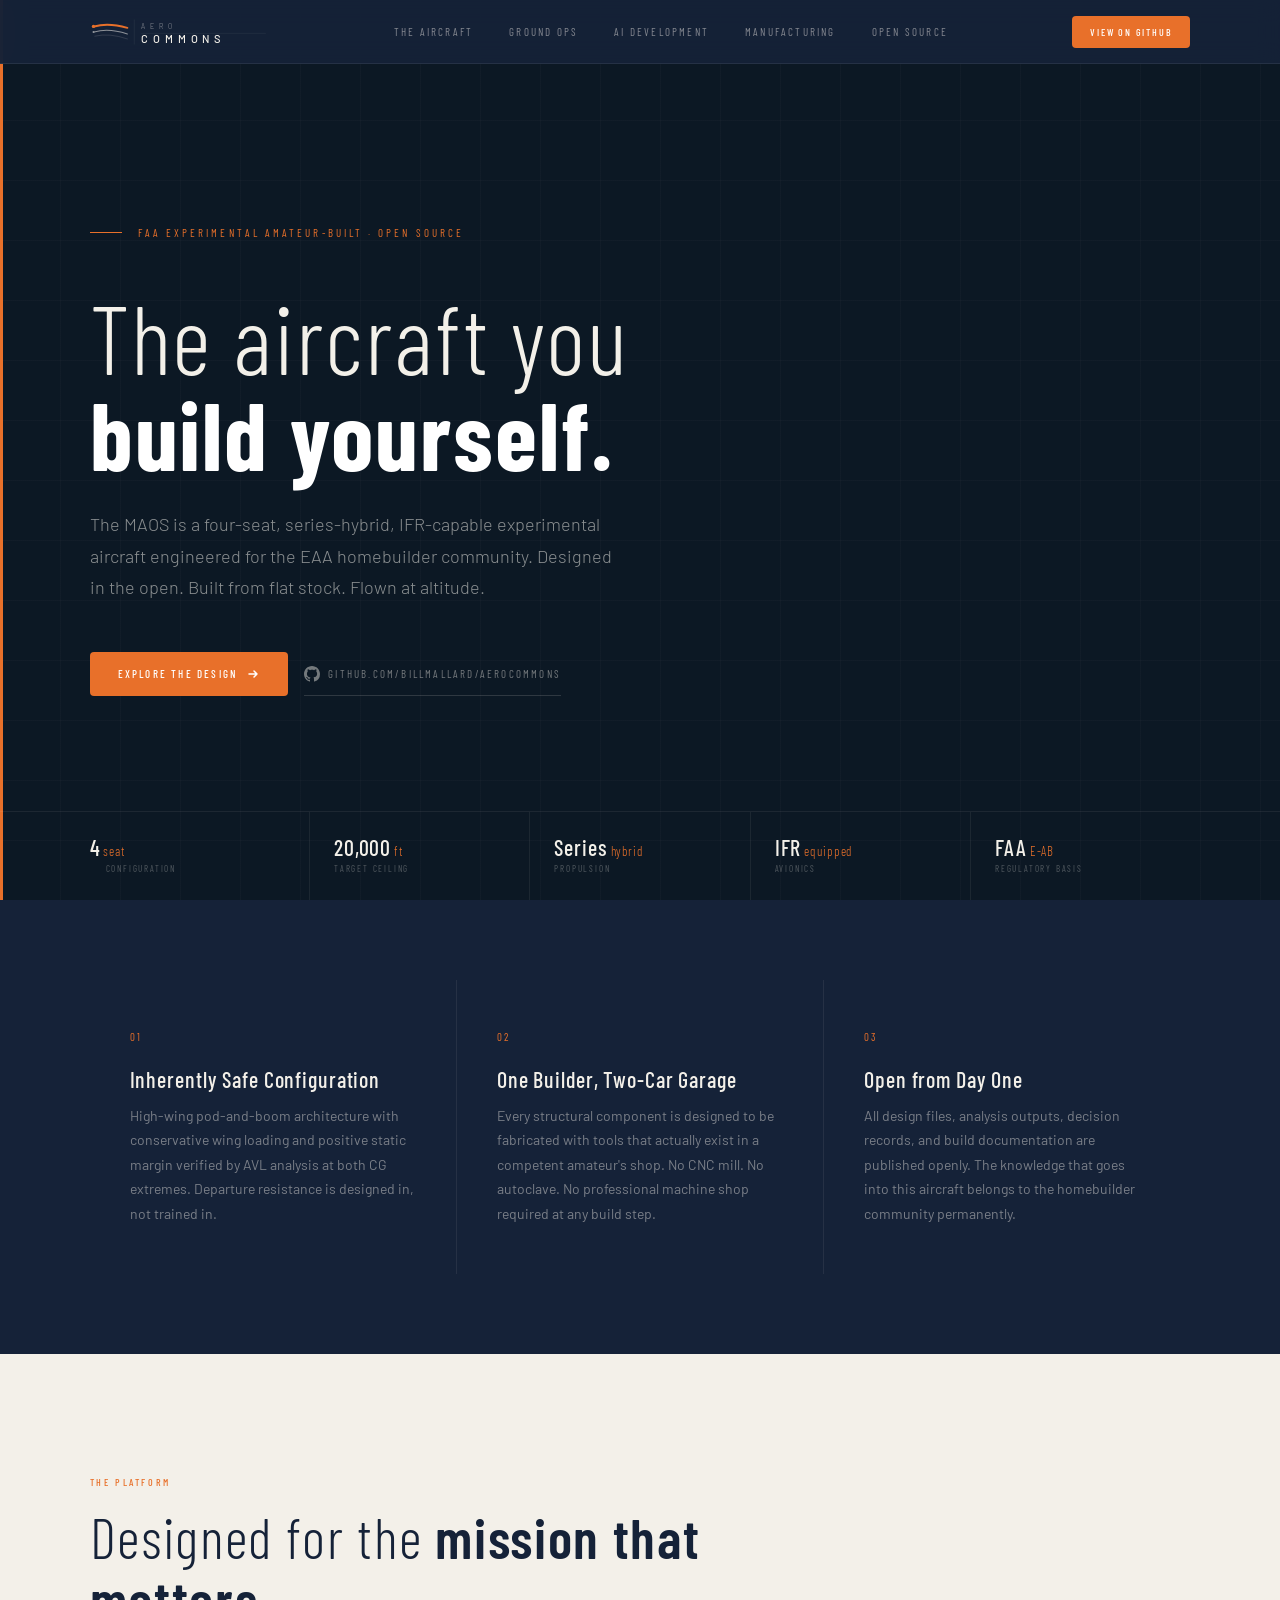
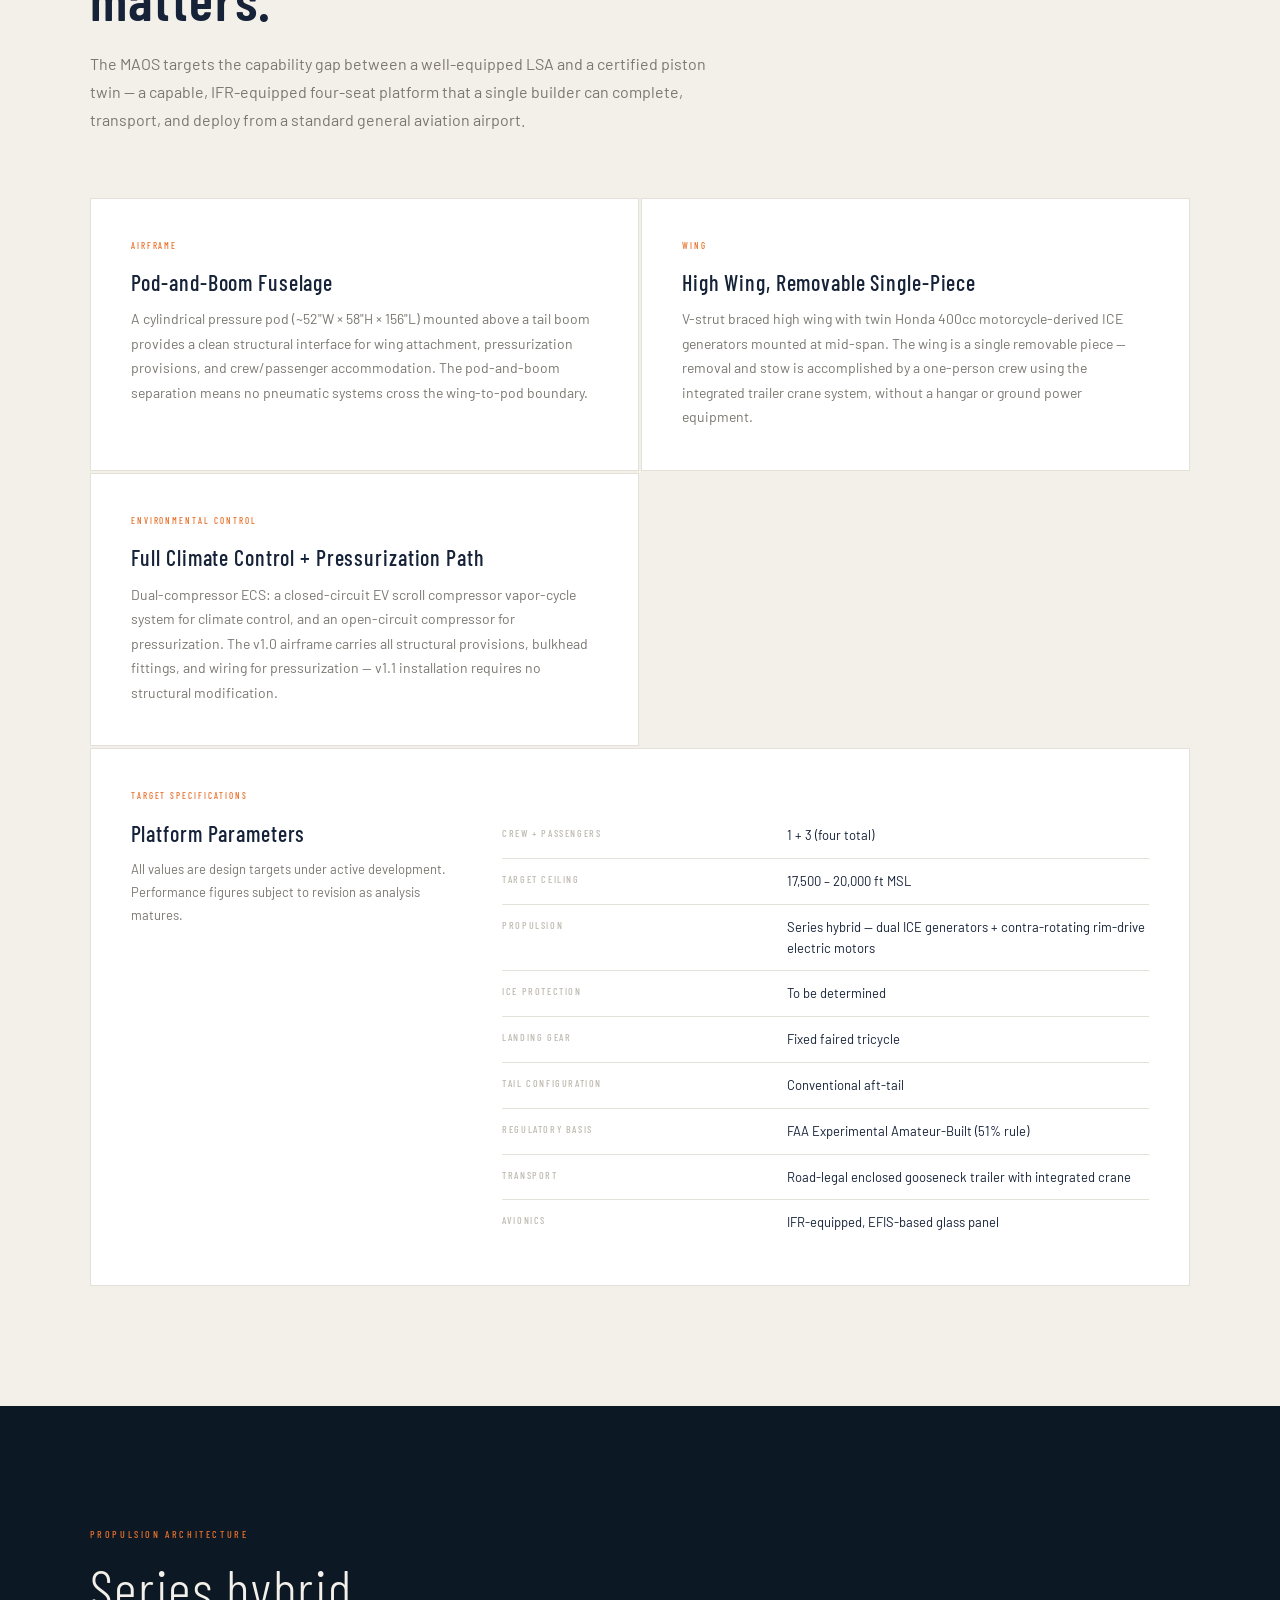
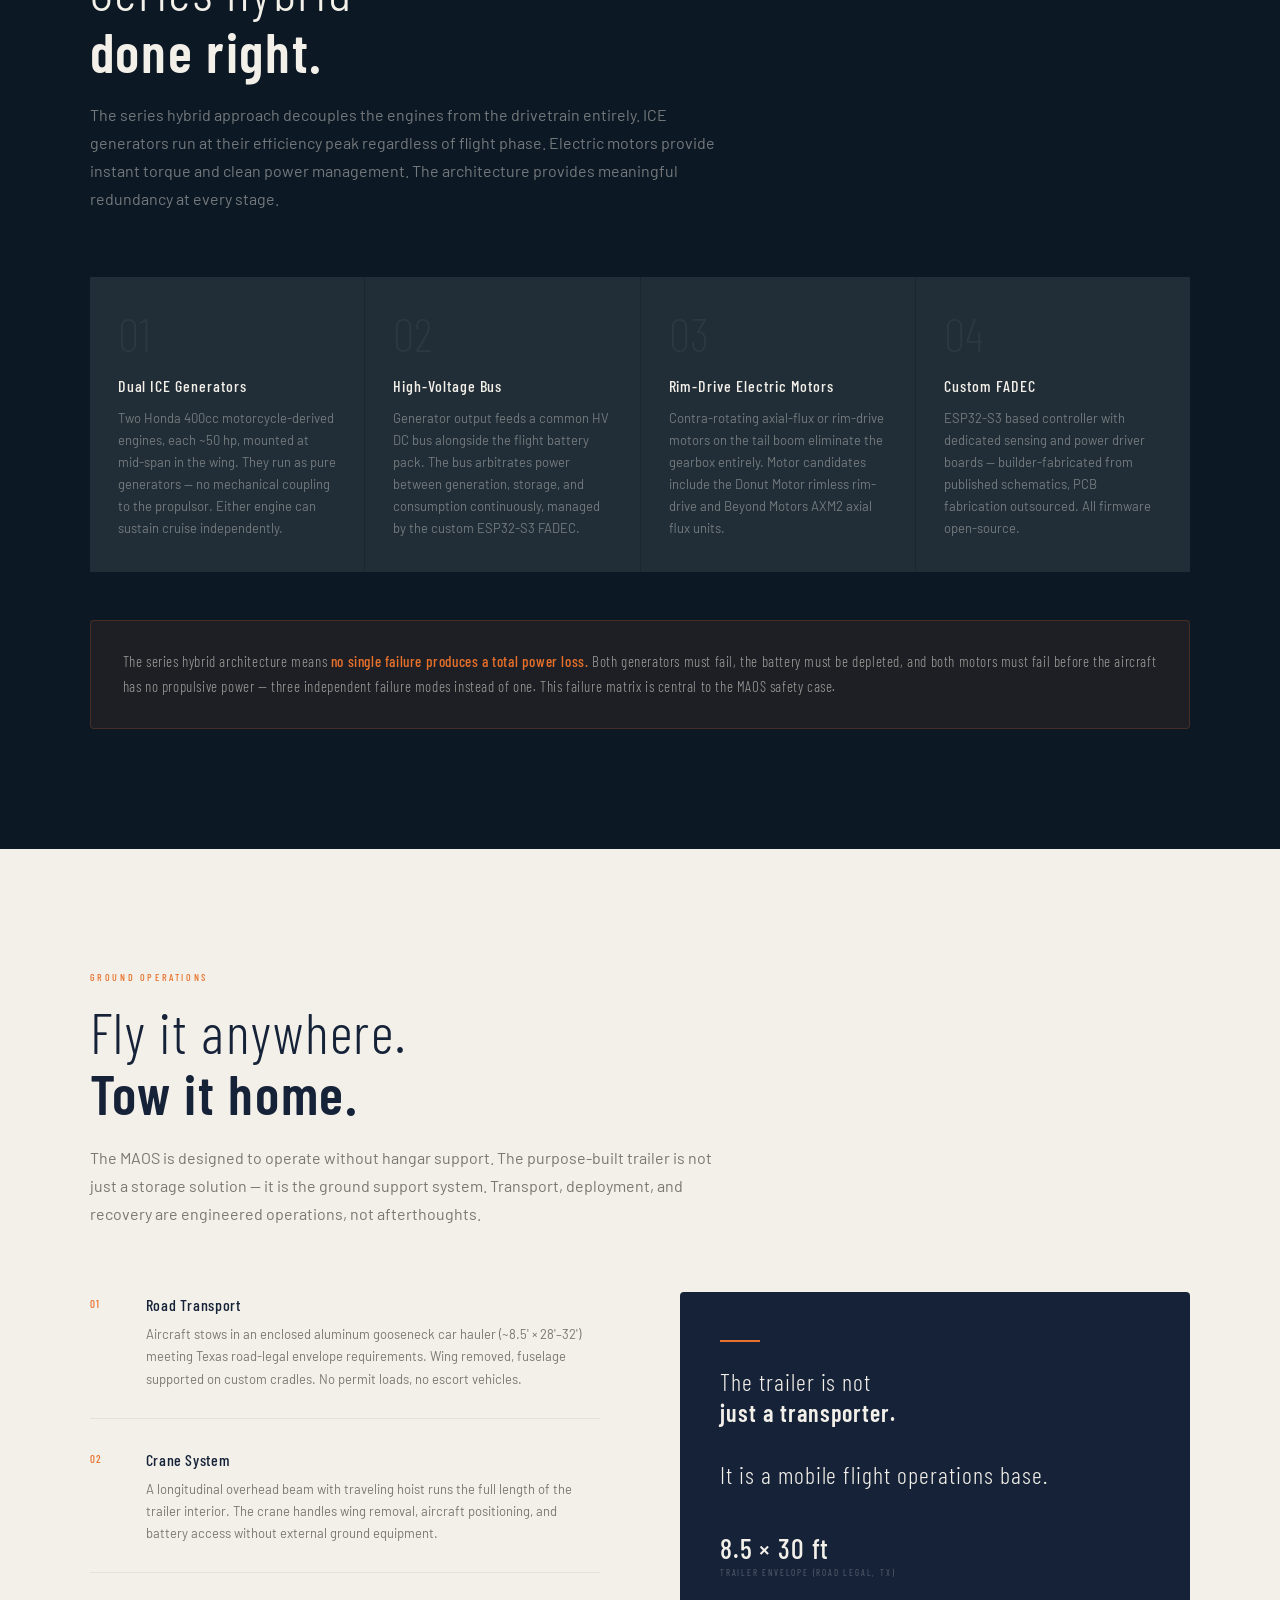
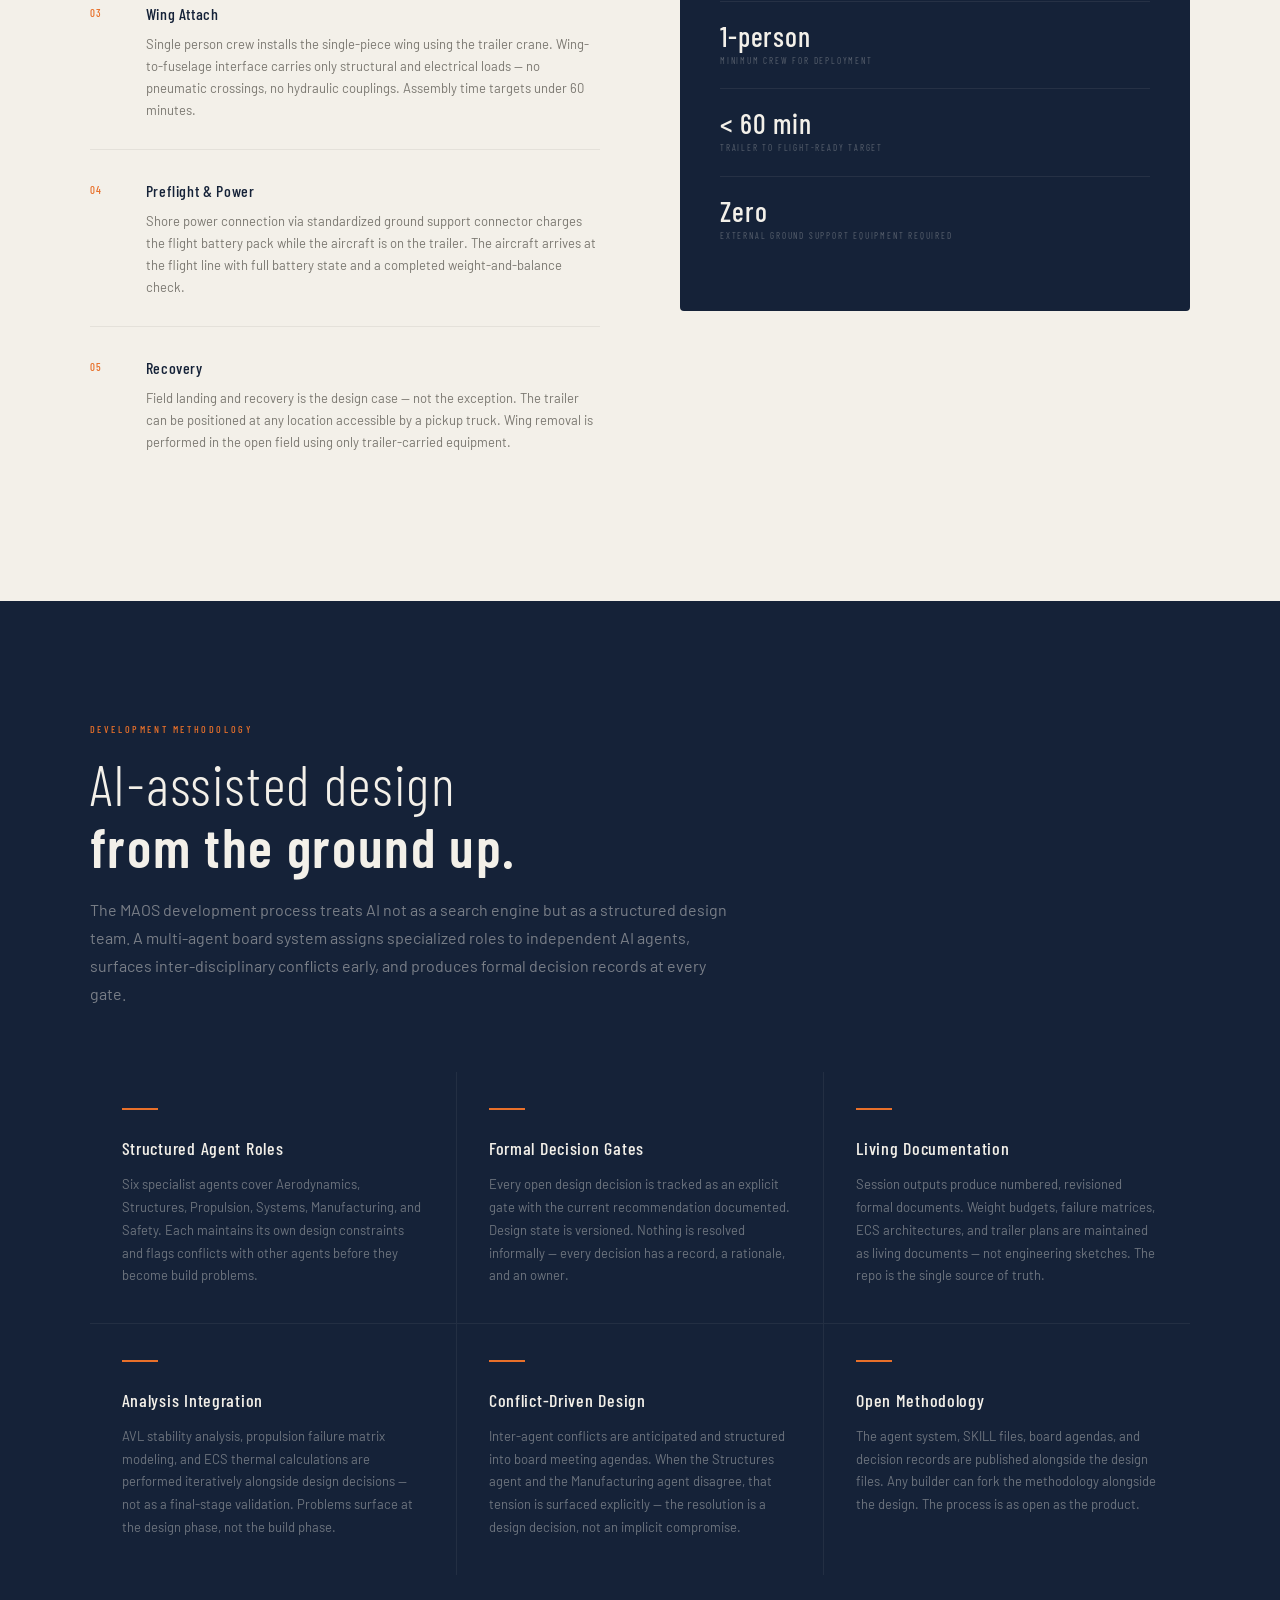
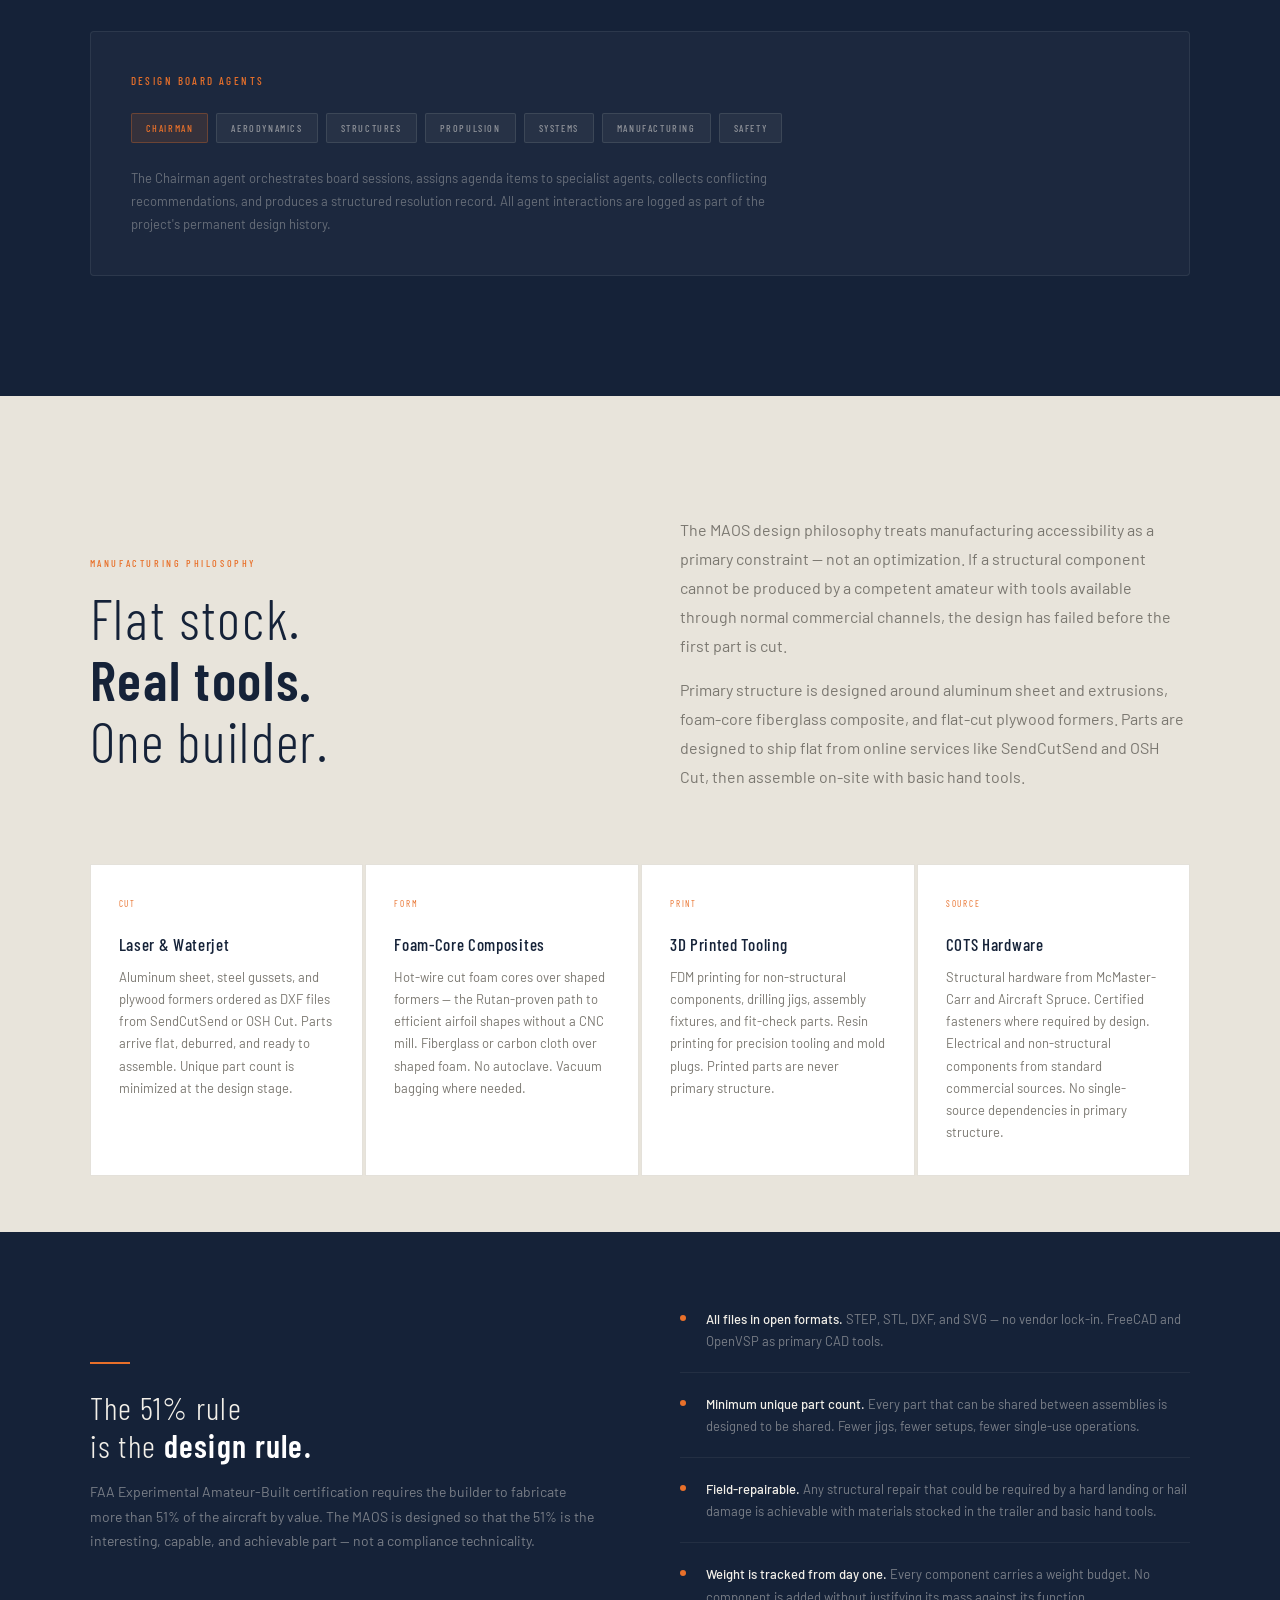
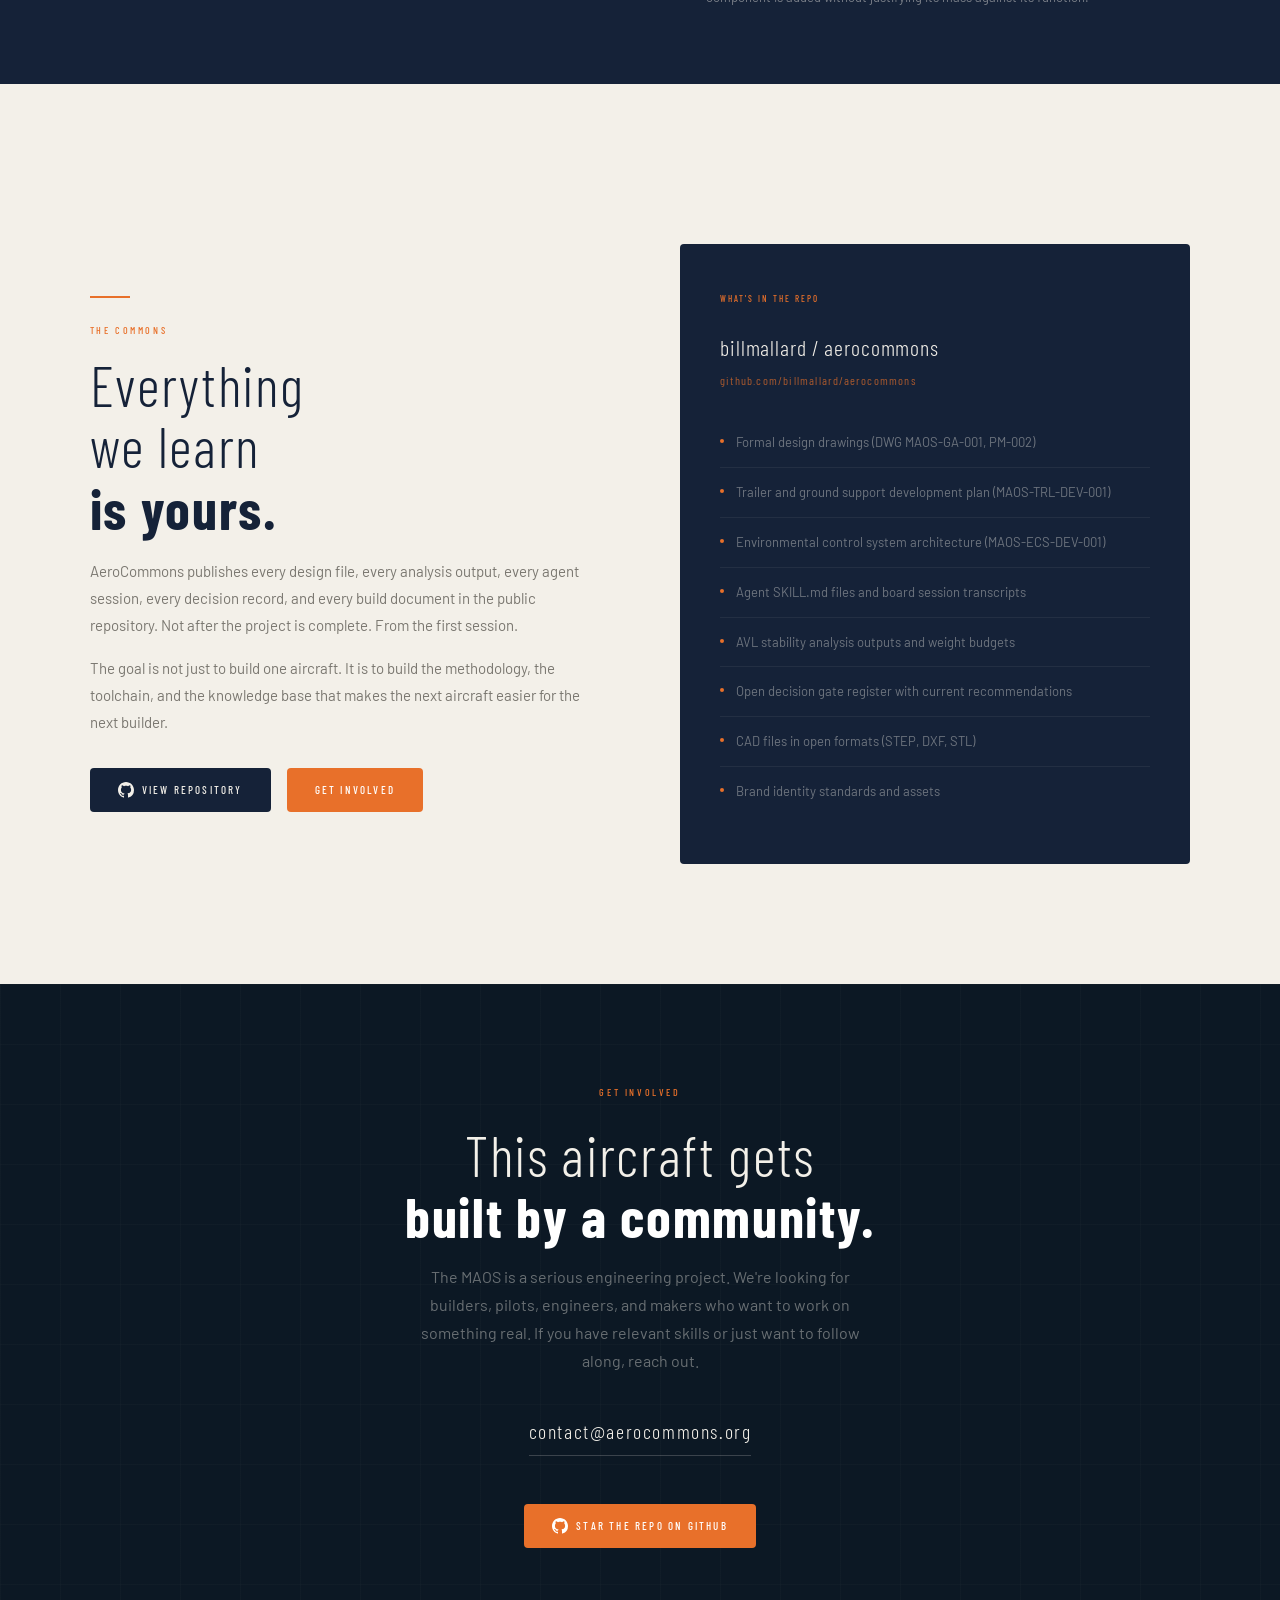
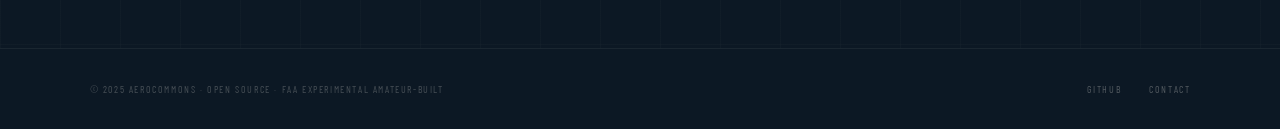
<file: index.html>
<!DOCTYPE html>
<html lang="en">
<head>
<meta charset="UTF-8">
<meta name="viewport" content="width=device-width, initial-scale=1.0">
<meta name="description" content="AeroCommons is an open-source experimental aircraft development collective. The MAOS is a four-seat, series-hybrid, IFR-capable aircraft designed to be built by one person.">
<meta property="og:title" content="AeroCommons — Open Source Experimental Aviation">
<meta property="og:description" content="The MAOS: a four-seat, series-hybrid experimental aircraft designed for homebuilders. Open source. AI-assisted design. Flat-pack manufacturing.">
<meta property="og:type" content="website">
<title>AeroCommons — Open Source Experimental Aviation</title>
<link rel="preconnect" href="https://fonts.googleapis.com">
<link rel="preconnect" href="https://fonts.gstatic.com" crossorigin>
<link href="https://fonts.googleapis.com/css2?family=Barlow:ital,wght@0,200;0,300;0,400;0,500;0,600;1,300&family=Barlow+Condensed:wght@200;300;400;500;600;700&display=swap" rel="stylesheet">

<style>
/* ── RESET & TOKENS ── */
*, *::before, *::after { box-sizing: border-box; margin: 0; padding: 0; }

:root {
  --navy:         #152238;
  --navy-deep:    #0C1824;
  --cream:        #F3F0E9;
  --cream-dark:   #E8E4DB;
  --orange:       #E8702A;
  --orange-light: #F2956A;
  --orange-pale:  #FBE8DC;
  --gray-100:     #E4E1DA;
  --gray-300:     #BEBAB0;
  --gray-500:     #7A7770;
  --gray-700:     #3F3D39;
  --white:        #FFFFFF;
  --section-pad:  120px 7vw;
  --radius:       4px;
  --transition:   0.4s cubic-bezier(0.25, 0.46, 0.45, 0.94);
}

html { scroll-behavior: smooth; }

body {
  font-family: 'Barlow', sans-serif;
  background: var(--cream);
  color: var(--navy);
  font-size: 16px;
  line-height: 1.6;
  overflow-x: hidden;
}

/* ── SCROLLBAR ── */
::-webkit-scrollbar { width: 4px; }
::-webkit-scrollbar-track { background: var(--navy-deep); }
::-webkit-scrollbar-thumb { background: var(--orange); border-radius: 2px; }

/* ── UTILITY ── */
.condensed { font-family: 'Barlow Condensed', sans-serif; }
.tag {
  font-family: 'Barlow Condensed', sans-serif;
  font-size: 10px;
  font-weight: 500;
  letter-spacing: 0.26em;
  text-transform: uppercase;
  color: var(--orange);
}
.rule-orange {
  width: 40px;
  height: 2px;
  background: var(--orange);
  margin-bottom: 24px;
}

/* ── REVEAL ANIMATION ── */
.reveal {
  opacity: 0;
  transform: translateY(28px);
  transition: opacity 0.7s ease, transform 0.7s ease;
}
.reveal.visible {
  opacity: 1;
  transform: none;
}
.reveal-delay-1 { transition-delay: 0.1s; }
.reveal-delay-2 { transition-delay: 0.2s; }
.reveal-delay-3 { transition-delay: 0.3s; }
.reveal-delay-4 { transition-delay: 0.4s; }
.reveal-delay-5 { transition-delay: 0.5s; }

/* ══════════════════════════════════════════
   NAV
══════════════════════════════════════════ */
nav {
  position: fixed;
  top: 0;
  left: 0;
  right: 0;
  z-index: 100;
  background: rgba(21, 34, 56, 0.96);
  backdrop-filter: blur(12px);
  -webkit-backdrop-filter: blur(12px);
  border-bottom: 0.5px solid rgba(243,240,233,0.08);
  padding: 0 7vw;
  height: 64px;
  display: flex;
  align-items: center;
  justify-content: space-between;
  transition: background var(--transition);
}

.nav-logo { display: flex; align-items: center; text-decoration: none; }

.nav-links {
  display: flex;
  gap: 36px;
  align-items: center;
}

.nav-link {
  font-family: 'Barlow Condensed', sans-serif;
  font-size: 11px;
  font-weight: 400;
  letter-spacing: 0.2em;
  text-transform: uppercase;
  color: rgba(243,240,233,0.5);
  text-decoration: none;
  transition: color 0.25s;
}
.nav-link:hover { color: var(--cream); }

.nav-cta {
  font-family: 'Barlow Condensed', sans-serif;
  font-size: 10px;
  font-weight: 500;
  letter-spacing: 0.18em;
  text-transform: uppercase;
  color: var(--white);
  background: var(--orange);
  padding: 8px 18px;
  border-radius: var(--radius);
  text-decoration: none;
  transition: background 0.25s;
}
.nav-cta:hover { background: var(--orange-light); }

.nav-hamburger {
  display: none;
  flex-direction: column;
  gap: 5px;
  cursor: pointer;
  padding: 4px;
}
.nav-hamburger span {
  display: block;
  width: 24px;
  height: 1.5px;
  background: var(--cream);
  transition: all 0.3s;
}

/* ══════════════════════════════════════════
   HERO
══════════════════════════════════════════ */
#hero {
  min-height: 100vh;
  background: var(--navy-deep);
  display: flex;
  flex-direction: column;
  justify-content: center;
  padding: 120px 7vw 100px;
  position: relative;
  overflow: hidden;
}

/* Subtle grid texture */
#hero::before {
  content: '';
  position: absolute;
  inset: 0;
  background-image:
    linear-gradient(rgba(243,240,233,0.025) 1px, transparent 1px),
    linear-gradient(90deg, rgba(243,240,233,0.025) 1px, transparent 1px);
  background-size: 60px 60px;
  pointer-events: none;
}

/* Orange accent line — left edge */
#hero::after {
  content: '';
  position: absolute;
  top: 0;
  left: 0;
  width: 3px;
  height: 100%;
  background: var(--orange);
}

.hero-inner {
  max-width: 820px;
  position: relative;
  z-index: 1;
}

.hero-eyebrow {
  font-family: 'Barlow Condensed', sans-serif;
  font-size: 11px;
  font-weight: 400;
  letter-spacing: 0.28em;
  color: var(--orange);
  text-transform: uppercase;
  margin-bottom: 48px;
  display: flex;
  align-items: center;
  gap: 16px;
}

.hero-eyebrow::before {
  content: '';
  display: block;
  width: 32px;
  height: 1px;
  background: var(--orange);
}

.hero-h1 {
  font-family: 'Barlow Condensed', sans-serif;
  font-size: clamp(52px, 8vw, 96px);
  font-weight: 300;
  letter-spacing: 0.02em;
  color: var(--cream);
  line-height: 1.0;
  margin-bottom: 8px;
}

.hero-h1 strong {
  font-weight: 700;
  color: var(--white);
  display: block;
}

.hero-sub {
  font-size: clamp(15px, 1.8vw, 18px);
  font-weight: 300;
  color: rgba(243,240,233,0.55);
  line-height: 1.75;
  max-width: 540px;
  margin-top: 28px;
  margin-bottom: 48px;
}

.hero-actions {
  display: flex;
  gap: 16px;
  flex-wrap: wrap;
  align-items: center;
}

.btn-primary {
  font-family: 'Barlow Condensed', sans-serif;
  font-size: 11px;
  font-weight: 500;
  letter-spacing: 0.2em;
  text-transform: uppercase;
  background: var(--orange);
  color: var(--white);
  padding: 13px 28px;
  border-radius: var(--radius);
  text-decoration: none;
  display: inline-flex;
  align-items: center;
  gap: 8px;
  transition: background 0.25s, transform 0.2s;
}
.btn-primary:hover { background: var(--orange-light); transform: translateY(-1px); }

.btn-ghost {
  font-family: 'Barlow Condensed', sans-serif;
  font-size: 11px;
  font-weight: 400;
  letter-spacing: 0.2em;
  text-transform: uppercase;
  color: rgba(243,240,233,0.45);
  text-decoration: none;
  padding: 13px 0;
  display: inline-flex;
  align-items: center;
  gap: 8px;
  transition: color 0.25s;
  border-bottom: 0.5px solid rgba(243,240,233,0.15);
}
.btn-ghost:hover { color: var(--cream); }

/* Spec strip */
.hero-specs {
  position: absolute;
  bottom: 0;
  left: 0;
  right: 0;
  border-top: 0.5px solid rgba(243,240,233,0.07);
  display: flex;
  padding: 0 7vw;
  z-index: 1;
}

.spec-item {
  flex: 1;
  padding: 24px 0;
  border-right: 0.5px solid rgba(243,240,233,0.07);
}
.spec-item:last-child { border-right: none; }

.spec-value {
  font-family: 'Barlow Condensed', sans-serif;
  font-size: 22px;
  font-weight: 500;
  color: var(--cream);
  letter-spacing: 0.04em;
  line-height: 1;
  margin-bottom: 4px;
}

.spec-value span {
  font-size: 13px;
  font-weight: 300;
  color: var(--orange);
  margin-left: 3px;
}

.spec-label {
  font-family: 'Barlow Condensed', sans-serif;
  font-size: 9px;
  font-weight: 400;
  letter-spacing: 0.2em;
  text-transform: uppercase;
  color: rgba(243,240,233,0.3);
  padding-left: 16px;
}

.spec-item + .spec-item .spec-value,
.spec-item + .spec-item .spec-label {
  padding-left: 24px;
}

/* ══════════════════════════════════════════
   SHARED SECTION STYLES
══════════════════════════════════════════ */
section {
  padding: var(--section-pad);
}

.section-header {
  max-width: 640px;
  margin-bottom: 64px;
}

.section-header .tag {
  display: block;
  margin-bottom: 16px;
}

.section-header h2 {
  font-family: 'Barlow Condensed', sans-serif;
  font-size: clamp(36px, 5vw, 56px);
  font-weight: 300;
  letter-spacing: 0.03em;
  line-height: 1.1;
  color: var(--navy);
  margin-bottom: 20px;
}

.section-header h2 strong {
  font-weight: 600;
}

.section-header p {
  font-size: 16px;
  color: var(--gray-500);
  line-height: 1.75;
}

/* ══════════════════════════════════════════
   INTRO / MISSION BAND
══════════════════════════════════════════ */
#mission {
  background: var(--navy);
  padding: 80px 7vw;
}

.mission-grid {
  display: grid;
  grid-template-columns: 1fr 1fr 1fr;
  gap: 1px;
  background: rgba(243,240,233,0.07);
}

.mission-cell {
  background: var(--navy);
  padding: 48px 40px;
}

.mission-number {
  font-family: 'Barlow Condensed', sans-serif;
  font-size: 11px;
  font-weight: 400;
  letter-spacing: 0.2em;
  color: var(--orange);
  margin-bottom: 20px;
}

.mission-cell h3 {
  font-family: 'Barlow Condensed', sans-serif;
  font-size: 22px;
  font-weight: 500;
  letter-spacing: 0.04em;
  color: var(--cream);
  margin-bottom: 12px;
  line-height: 1.2;
}

.mission-cell p {
  font-size: 14px;
  color: rgba(243,240,233,0.45);
  line-height: 1.75;
}

/* ══════════════════════════════════════════
   THE AIRCRAFT
══════════════════════════════════════════ */
#aircraft {
  background: var(--cream);
}

.aircraft-grid {
  display: grid;
  grid-template-columns: 1fr 1fr;
  gap: 2px;
}

.aircraft-card {
  background: var(--white);
  padding: 40px;
  border: 0.5px solid var(--gray-100);
  transition: border-color 0.3s;
}
.aircraft-card:hover { border-color: var(--orange); }

.aircraft-card-tag {
  font-family: 'Barlow Condensed', sans-serif;
  font-size: 9px;
  font-weight: 500;
  letter-spacing: 0.22em;
  text-transform: uppercase;
  color: var(--orange);
  margin-bottom: 16px;
}

.aircraft-card h3 {
  font-family: 'Barlow Condensed', sans-serif;
  font-size: 22px;
  font-weight: 500;
  letter-spacing: 0.04em;
  color: var(--navy);
  margin-bottom: 12px;
  line-height: 1.2;
}

.aircraft-card p {
  font-size: 14px;
  color: var(--gray-500);
  line-height: 1.75;
}

/* Wide card spans both cols */
.aircraft-card.wide {
  grid-column: 1 / -1;
  display: grid;
  grid-template-columns: 1fr 2fr;
  gap: 48px;
  align-items: start;
}

/* Specs table */
.spec-table {
  width: 100%;
  border-collapse: collapse;
  margin-top: 24px;
}

.spec-table tr {
  border-bottom: 0.5px solid var(--gray-100);
}

.spec-table tr:last-child { border-bottom: none; }

.spec-table td {
  padding: 12px 0;
  font-size: 13px;
  vertical-align: top;
}

.spec-table td:first-child {
  font-family: 'Barlow Condensed', sans-serif;
  font-size: 10px;
  font-weight: 500;
  letter-spacing: 0.16em;
  text-transform: uppercase;
  color: var(--gray-300);
  width: 44%;
  padding-right: 16px;
}

.spec-table td:last-child {
  color: var(--navy);
  font-weight: 400;
}

/* ══════════════════════════════════════════
   PROPULSION
══════════════════════════════════════════ */
#propulsion {
  background: var(--navy-deep);
  padding: var(--section-pad);
}

#propulsion .section-header h2 { color: var(--cream); }
#propulsion .section-header p { color: rgba(243,240,233,0.45); }
#propulsion .section-header .tag { color: var(--orange); }

.prop-flow {
  display: grid;
  grid-template-columns: repeat(4, 1fr);
  gap: 1px;
  background: rgba(243,240,233,0.06);
  margin-bottom: 48px;
}

.prop-step {
  background: rgba(255,255,255,0.03);
  padding: 32px 28px;
  position: relative;
}

.prop-step-num {
  font-family: 'Barlow Condensed', sans-serif;
  font-size: 48px;
  font-weight: 200;
  color: rgba(243,240,233,0.06);
  line-height: 1;
  margin-bottom: 16px;
}

.prop-step h4 {
  font-family: 'Barlow Condensed', sans-serif;
  font-size: 16px;
  font-weight: 500;
  letter-spacing: 0.06em;
  color: var(--cream);
  margin-bottom: 8px;
}

.prop-step p {
  font-size: 13px;
  color: rgba(243,240,233,0.4);
  line-height: 1.7;
}

.prop-step-arrow {
  position: absolute;
  right: -12px;
  top: 50%;
  transform: translateY(-50%);
  width: 24px;
  height: 24px;
  z-index: 2;
  display: flex;
  align-items: center;
  justify-content: center;
}

.prop-callout {
  background: rgba(232,112,42,0.08);
  border: 0.5px solid rgba(232,112,42,0.2);
  padding: 28px 32px;
  border-radius: var(--radius);
}

.prop-callout p {
  font-family: 'Barlow Condensed', sans-serif;
  font-size: 15px;
  font-weight: 300;
  letter-spacing: 0.04em;
  color: rgba(243,240,233,0.6);
  line-height: 1.7;
}

.prop-callout strong {
  color: var(--orange);
  font-weight: 500;
}

/* ══════════════════════════════════════════
   GROUND OPS / TRAILER
══════════════════════════════════════════ */
#ground {
  background: var(--cream);
}

.ground-cols {
  display: grid;
  grid-template-columns: 1fr 1fr;
  gap: 80px;
  align-items: start;
}

.ground-steps {
  display: flex;
  flex-direction: column;
  gap: 0;
}

.ground-step {
  display: flex;
  gap: 24px;
  padding: 28px 0;
  border-bottom: 0.5px solid var(--gray-100);
}

.ground-step:first-child { padding-top: 0; }
.ground-step:last-child { border-bottom: none; }

.ground-step-num {
  font-family: 'Barlow Condensed', sans-serif;
  font-size: 11px;
  font-weight: 500;
  letter-spacing: 0.12em;
  color: var(--orange);
  min-width: 32px;
  padding-top: 3px;
}

.ground-step h4 {
  font-family: 'Barlow Condensed', sans-serif;
  font-size: 16px;
  font-weight: 500;
  letter-spacing: 0.04em;
  color: var(--navy);
  margin-bottom: 6px;
}

.ground-step p {
  font-size: 13px;
  color: var(--gray-500);
  line-height: 1.7;
}

.ground-aside {
  background: var(--navy);
  padding: 48px 40px;
  border-radius: var(--radius);
  position: sticky;
  top: 88px;
}

.ground-aside h3 {
  font-family: 'Barlow Condensed', sans-serif;
  font-size: 24px;
  font-weight: 300;
  letter-spacing: 0.04em;
  color: var(--cream);
  margin-bottom: 24px;
  line-height: 1.3;
}

.ground-aside h3 strong {
  font-weight: 600;
  display: block;
}

.ground-stat {
  padding: 20px 0;
  border-bottom: 0.5px solid rgba(243,240,233,0.07);
}
.ground-stat:last-of-type { border-bottom: none; }

.ground-stat-value {
  font-family: 'Barlow Condensed', sans-serif;
  font-size: 28px;
  font-weight: 500;
  color: var(--cream);
  letter-spacing: 0.03em;
  line-height: 1;
  margin-bottom: 4px;
}

.ground-stat-label {
  font-family: 'Barlow Condensed', sans-serif;
  font-size: 9px;
  letter-spacing: 0.2em;
  text-transform: uppercase;
  color: rgba(243,240,233,0.3);
}

/* ══════════════════════════════════════════
   AI DEVELOPMENT
══════════════════════════════════════════ */
#ai {
  background: var(--navy);
  padding: var(--section-pad);
}

#ai .section-header h2 { color: var(--cream); }
#ai .section-header p  { color: rgba(243,240,233,0.45); }

.ai-grid {
  display: grid;
  grid-template-columns: 1fr 1fr 1fr;
  gap: 1px;
  background: rgba(243,240,233,0.06);
  margin-bottom: 56px;
}

.ai-card {
  background: var(--navy);
  padding: 36px 32px;
  transition: background 0.3s;
}
.ai-card:hover { background: rgba(255,255,255,0.03); }

.ai-card-icon {
  width: 36px;
  height: 2px;
  background: var(--orange);
  margin-bottom: 24px;
}

.ai-card h4 {
  font-family: 'Barlow Condensed', sans-serif;
  font-size: 18px;
  font-weight: 500;
  letter-spacing: 0.04em;
  color: var(--cream);
  margin-bottom: 10px;
}

.ai-card p {
  font-size: 13px;
  color: rgba(243,240,233,0.4);
  line-height: 1.75;
}

.ai-board {
  background: rgba(243,240,233,0.03);
  border: 0.5px solid rgba(243,240,233,0.08);
  padding: 40px;
  border-radius: var(--radius);
}

.ai-board-title {
  font-family: 'Barlow Condensed', sans-serif;
  font-size: 11px;
  font-weight: 500;
  letter-spacing: 0.22em;
  text-transform: uppercase;
  color: var(--orange);
  margin-bottom: 24px;
}

.agent-row {
  display: flex;
  gap: 8px;
  flex-wrap: wrap;
}

.agent-pill {
  font-family: 'Barlow Condensed', sans-serif;
  font-size: 10px;
  font-weight: 500;
  letter-spacing: 0.16em;
  text-transform: uppercase;
  padding: 6px 14px;
  border-radius: 2px;
  background: rgba(243,240,233,0.05);
  border: 0.5px solid rgba(243,240,233,0.1);
  color: rgba(243,240,233,0.5);
  transition: all 0.25s;
}

.agent-pill:hover {
  background: rgba(232,112,42,0.1);
  border-color: rgba(232,112,42,0.3);
  color: var(--orange);
}

.agent-pill.chairman {
  background: rgba(232,112,42,0.12);
  border-color: rgba(232,112,42,0.3);
  color: var(--orange);
}

.ai-board-desc {
  font-size: 13px;
  color: rgba(243,240,233,0.35);
  line-height: 1.75;
  margin-top: 24px;
  max-width: 640px;
}

/* ══════════════════════════════════════════
   MANUFACTURING
══════════════════════════════════════════ */
#manufacturing {
  background: var(--cream-dark);
  padding: var(--section-pad);
}

.mfg-intro {
  display: grid;
  grid-template-columns: 1fr 1fr;
  gap: 80px;
  margin-bottom: 72px;
  align-items: end;
}

.mfg-intro p {
  font-size: 16px;
  color: var(--gray-500);
  line-height: 1.8;
}

.mfg-intro p + p { margin-top: 16px; }

.mfg-pull {
  font-family: 'Barlow Condensed', sans-serif;
  font-size: clamp(20px, 2.5vw, 26px);
  font-weight: 300;
  letter-spacing: 0.03em;
  color: var(--navy);
  line-height: 1.4;
  border-left: 3px solid var(--orange);
  padding-left: 24px;
}

.mfg-tools {
  display: grid;
  grid-template-columns: repeat(4, 1fr);
  gap: 2px;
}

.tool-card {
  background: var(--white);
  padding: 32px 28px;
  border: 0.5px solid var(--gray-100);
  transition: border-color 0.3s;
}
.tool-card:hover { border-color: var(--orange); }

.tool-card-num {
  font-family: 'Barlow Condensed', sans-serif;
  font-size: 9px;
  letter-spacing: 0.2em;
  color: var(--orange);
  text-transform: uppercase;
  margin-bottom: 20px;
}

.tool-card h4 {
  font-family: 'Barlow Condensed', sans-serif;
  font-size: 17px;
  font-weight: 500;
  letter-spacing: 0.04em;
  color: var(--navy);
  margin-bottom: 8px;
}

.tool-card p {
  font-size: 13px;
  color: var(--gray-500);
  line-height: 1.7;
}

.mfg-principle {
  margin-top: 56px;
  background: var(--navy);
  padding: 56px 7vw;
  margin-left: -7vw;
  margin-right: -7vw;
  margin-bottom: -120px;
}

.principle-grid {
  display: grid;
  grid-template-columns: 1fr 1fr;
  gap: 80px;
  align-items: center;
}

.principle-text h3 {
  font-family: 'Barlow Condensed', sans-serif;
  font-size: 32px;
  font-weight: 300;
  color: var(--cream);
  letter-spacing: 0.04em;
  margin-bottom: 16px;
  line-height: 1.2;
}

.principle-text h3 strong {
  font-weight: 600;
  color: var(--white);
}

.principle-text p {
  font-size: 14px;
  color: rgba(243,240,233,0.45);
  line-height: 1.75;
}

.principle-list {
  display: flex;
  flex-direction: column;
  gap: 0;
}

.principle-item {
  display: flex;
  gap: 20px;
  align-items: flex-start;
  padding: 20px 0;
  border-bottom: 0.5px solid rgba(243,240,233,0.06);
}

.principle-item:last-child { border-bottom: none; }

.principle-dot {
  width: 6px;
  height: 6px;
  border-radius: 50%;
  background: var(--orange);
  margin-top: 7px;
  flex-shrink: 0;
}

.principle-item p {
  font-size: 13px;
  color: rgba(243,240,233,0.45);
  line-height: 1.7;
}

.principle-item p strong {
  color: var(--cream);
  font-weight: 500;
}

/* ══════════════════════════════════════════
   OPEN SOURCE
══════════════════════════════════════════ */
#open {
  background: var(--cream);
  padding: var(--section-pad);
  padding-top: 160px;
}

.open-grid {
  display: grid;
  grid-template-columns: 1fr 1fr;
  gap: 80px;
  align-items: center;
}

.open-text h2 {
  font-family: 'Barlow Condensed', sans-serif;
  font-size: clamp(36px, 5vw, 56px);
  font-weight: 300;
  letter-spacing: 0.03em;
  color: var(--navy);
  line-height: 1.1;
  margin-bottom: 20px;
}

.open-text h2 strong { font-weight: 700; }

.open-text p {
  font-size: 15px;
  color: var(--gray-500);
  line-height: 1.8;
  margin-bottom: 16px;
}

.open-actions {
  display: flex;
  gap: 16px;
  flex-wrap: wrap;
  margin-top: 32px;
}

.btn-navy {
  font-family: 'Barlow Condensed', sans-serif;
  font-size: 11px;
  font-weight: 500;
  letter-spacing: 0.2em;
  text-transform: uppercase;
  background: var(--navy);
  color: var(--cream);
  padding: 13px 28px;
  border-radius: var(--radius);
  text-decoration: none;
  display: inline-flex;
  align-items: center;
  gap: 8px;
  transition: background 0.25s, transform 0.2s;
}
.btn-navy:hover { background: var(--navy-deep); transform: translateY(-1px); }

.open-card {
  background: var(--navy);
  padding: 48px 40px;
  border-radius: var(--radius);
}

.open-card-tag {
  font-family: 'Barlow Condensed', sans-serif;
  font-size: 9px;
  font-weight: 500;
  letter-spacing: 0.22em;
  text-transform: uppercase;
  color: var(--orange);
  margin-bottom: 24px;
}

.open-card h3 {
  font-family: 'Barlow Condensed', sans-serif;
  font-size: 22px;
  font-weight: 300;
  color: var(--cream);
  letter-spacing: 0.04em;
  margin-bottom: 6px;
}

.repo-url {
  font-family: 'Barlow Condensed', sans-serif;
  font-size: 12px;
  letter-spacing: 0.1em;
  color: rgba(232,112,42,0.7);
  margin-bottom: 28px;
}

.open-card-list {
  list-style: none;
  display: flex;
  flex-direction: column;
  gap: 0;
}

.open-card-list li {
  font-size: 13px;
  color: rgba(243,240,233,0.4);
  padding: 14px 0;
  border-bottom: 0.5px solid rgba(243,240,233,0.06);
  display: flex;
  align-items: flex-start;
  gap: 12px;
  line-height: 1.6;
}

.open-card-list li:last-child { border-bottom: none; }

.open-card-list li::before {
  content: '';
  display: block;
  width: 4px;
  height: 4px;
  border-radius: 50%;
  background: var(--orange);
  margin-top: 7px;
  flex-shrink: 0;
}

/* ══════════════════════════════════════════
   CONTACT
══════════════════════════════════════════ */
#contact {
  background: var(--navy-deep);
  padding: 100px 7vw;
  text-align: center;
  position: relative;
  overflow: hidden;
}

#contact::before {
  content: '';
  position: absolute;
  inset: 0;
  background-image:
    linear-gradient(rgba(243,240,233,0.02) 1px, transparent 1px),
    linear-gradient(90deg, rgba(243,240,233,0.02) 1px, transparent 1px);
  background-size: 60px 60px;
  pointer-events: none;
}

.contact-inner { position: relative; z-index: 1; }

.contact-inner .tag { margin-bottom: 24px; display: block; }

.contact-inner h2 {
  font-family: 'Barlow Condensed', sans-serif;
  font-size: clamp(36px, 5vw, 56px);
  font-weight: 300;
  letter-spacing: 0.03em;
  color: var(--cream);
  line-height: 1.1;
  margin-bottom: 16px;
}

.contact-inner h2 strong {
  font-weight: 700;
  color: var(--white);
}

.contact-inner > p {
  font-size: 16px;
  color: rgba(243,240,233,0.4);
  line-height: 1.75;
  max-width: 480px;
  margin: 0 auto 40px;
}

.contact-email {
  display: inline-flex;
  align-items: center;
  gap: 12px;
  font-family: 'Barlow Condensed', sans-serif;
  font-size: 20px;
  font-weight: 300;
  letter-spacing: 0.08em;
  color: var(--cream);
  text-decoration: none;
  border-bottom: 0.5px solid rgba(243,240,233,0.2);
  padding-bottom: 8px;
  transition: color 0.25s, border-color 0.25s;
  margin-bottom: 40px;
}

.contact-email:hover {
  color: var(--orange);
  border-color: var(--orange);
}

/* ══════════════════════════════════════════
   FOOTER
══════════════════════════════════════════ */
footer {
  background: var(--navy-deep);
  border-top: 0.5px solid rgba(243,240,233,0.06);
  padding: 32px 7vw;
  display: flex;
  justify-content: space-between;
  align-items: center;
  flex-wrap: wrap;
  gap: 16px;
}

.footer-left {
  font-family: 'Barlow Condensed', sans-serif;
  font-size: 10px;
  letter-spacing: 0.16em;
  color: rgba(243,240,233,0.25);
  text-transform: uppercase;
}

.footer-links {
  display: flex;
  gap: 28px;
}

.footer-link {
  font-family: 'Barlow Condensed', sans-serif;
  font-size: 10px;
  letter-spacing: 0.16em;
  text-transform: uppercase;
  color: rgba(243,240,233,0.3);
  text-decoration: none;
  transition: color 0.25s;
}
.footer-link:hover { color: var(--orange); }

/* ══════════════════════════════════════════
   RESPONSIVE
══════════════════════════════════════════ */
@media (max-width: 900px) {
  :root { --section-pad: 80px 6vw; }

  .nav-links { display: none; }
  .nav-links.open {
    display: flex;
    flex-direction: column;
    position: fixed;
    top: 64px;
    left: 0;
    right: 0;
    background: rgba(12,24,36,0.98);
    padding: 24px 7vw 32px;
    gap: 20px;
    border-bottom: 0.5px solid rgba(243,240,233,0.07);
  }
  .nav-cta { display: none; }
  .nav-hamburger { display: flex; }

  .mission-grid { grid-template-columns: 1fr; }
  .aircraft-grid { grid-template-columns: 1fr; }
  .aircraft-card.wide { grid-template-columns: 1fr; gap: 24px; }
  .prop-flow { grid-template-columns: 1fr 1fr; }
  .ground-cols { grid-template-columns: 1fr; gap: 48px; }
  .ground-aside { position: static; }
  .ai-grid { grid-template-columns: 1fr; }
  .mfg-intro { grid-template-columns: 1fr; gap: 40px; }
  .mfg-tools { grid-template-columns: 1fr 1fr; }
  .open-grid { grid-template-columns: 1fr; gap: 48px; }
  .principle-grid { grid-template-columns: 1fr; gap: 48px; }
  .hero-specs { position: static; margin-top: 60px; flex-wrap: wrap; }
  .spec-item { min-width: 140px; border-right: none; border-bottom: 0.5px solid rgba(243,240,233,0.07); }
  #hero { padding-bottom: 40px; }
}

@media (max-width: 600px) {
  .mfg-tools { grid-template-columns: 1fr; }
  .prop-flow { grid-template-columns: 1fr; }
  footer { flex-direction: column; align-items: flex-start; }
}
</style>
</head>
<body>

<!-- ══════════════════════════════════════════
     NAV
══════════════════════════════════════════ -->
<nav id="navbar">
  <a href="#hero" class="nav-logo" aria-label="AeroCommons home">
    <svg viewBox="0 0 260 52" width="180" aria-hidden="true">
      <path d="M6,18 Q26,12 54,20" fill="none" stroke="#E8702A" stroke-width="2.8" stroke-linecap="round"/>
      <path d="M6,26 Q27,20 54,29" fill="none" stroke="#F3F0E9" stroke-width="1.5" stroke-linecap="round" opacity="0.55"/>
      <path d="M7,32 Q28,27 54,36" fill="none" stroke="#F3F0E9" stroke-width="0.7" stroke-linecap="round" opacity="0.28"/>
      <circle cx="5" cy="18" r="2.4" fill="#E8702A"/>
      <circle cx="5" cy="26" r="1.4" fill="#F3F0E9" opacity="0.55"/>
      <line x1="64" y1="8" x2="64" y2="44" stroke="#F3F0E9" stroke-width="0.4" opacity="0.2"/>
      <text x="74" y="22" font-family="'Barlow', sans-serif" font-size="10" font-weight="300" letter-spacing="7" fill="#F3F0E9" opacity="0.60">AERO</text>
      <line x1="74" y1="28" x2="254" y2="28" stroke="#F3F0E9" stroke-width="0.4" opacity="0.18"/>
      <text x="74" y="42" font-family="'Barlow', sans-serif" font-size="16" font-weight="500" letter-spacing="7" fill="#F3F0E9">COMMONS</text>
    </svg>
  </a>

  <div class="nav-links" id="nav-links">
    <a href="#aircraft" class="nav-link">The Aircraft</a>
    <a href="#ground" class="nav-link">Ground Ops</a>
    <a href="#ai" class="nav-link">AI Development</a>
    <a href="#manufacturing" class="nav-link">Manufacturing</a>
    <a href="#open" class="nav-link">Open Source</a>
  </div>

  <a href="https://github.com/billmallard/aerocommons" class="nav-cta" target="_blank" rel="noopener">View on GitHub</a>

  <div class="nav-hamburger" id="hamburger" aria-label="Toggle menu" role="button" tabindex="0">
    <span></span><span></span><span></span>
  </div>
</nav>


<!-- ══════════════════════════════════════════
     HERO
══════════════════════════════════════════ -->
<section id="hero">
  <div class="hero-inner">
    <div class="hero-eyebrow reveal">FAA Experimental Amateur-Built · Open Source</div>

    <h1 class="hero-h1 reveal reveal-delay-1">
      The aircraft you<br>
      <strong>build yourself.</strong>
    </h1>

    <p class="hero-sub reveal reveal-delay-2">
      The MAOS is a four-seat, series-hybrid, IFR-capable experimental aircraft engineered for the EAA homebuilder community. Designed in the open. Built from flat stock. Flown at altitude.
    </p>

    <div class="hero-actions reveal reveal-delay-3">
      <a href="#aircraft" class="btn-primary">
        Explore the Design
        <svg width="14" height="14" viewBox="0 0 14 14" fill="none" aria-hidden="true">
          <path d="M3 7h8M8 4l3 3-3 3" stroke="currentColor" stroke-width="1.5" stroke-linecap="round" stroke-linejoin="round"/>
        </svg>
      </a>
      <a href="https://github.com/billmallard/aerocommons" class="btn-ghost" target="_blank" rel="noopener">
        <svg width="16" height="16" viewBox="0 0 16 16" fill="currentColor" aria-hidden="true">
          <path d="M8 0C3.58 0 0 3.58 0 8c0 3.54 2.29 6.53 5.47 7.59.4.07.55-.17.55-.38 0-.19-.01-.82-.01-1.49-2.01.37-2.53-.49-2.69-.94-.09-.23-.48-.94-.82-1.13-.28-.15-.68-.52-.01-.53.63-.01 1.08.58 1.23.82.72 1.21 1.87.87 2.33.66.07-.52.28-.87.51-1.07-1.78-.2-3.64-.89-3.64-3.95 0-.87.31-1.59.82-2.15-.08-.2-.36-1.02.08-2.12 0 0 .67-.21 2.2.82.64-.18 1.32-.27 2-.27.68 0 1.36.09 2 .27 1.53-1.04 2.2-.82 2.2-.82.44 1.1.16 1.92.08 2.12.51.56.82 1.27.82 2.15 0 3.07-1.87 3.75-3.65 3.95.29.25.54.73.54 1.48 0 1.07-.01 1.93-.01 2.2 0 .21.15.46.55.38A8.013 8.013 0 0016 8c0-4.42-3.58-8-8-8z"/>
        </svg>
        github.com/billmallard/aerocommons
      </a>
    </div>
  </div>

  <div class="hero-specs reveal reveal-delay-4">
    <div class="spec-item">
      <div class="spec-value">4<span>seat</span></div>
      <div class="spec-label">Configuration</div>
    </div>
    <div class="spec-item">
      <div class="spec-value">20,000<span>ft</span></div>
      <div class="spec-label">Target ceiling</div>
    </div>
    <div class="spec-item">
      <div class="spec-value">Series<span>hybrid</span></div>
      <div class="spec-label">Propulsion</div>
    </div>
    <div class="spec-item">
      <div class="spec-value">IFR<span>equipped</span></div>
      <div class="spec-label">Avionics</div>
    </div>
    <div class="spec-item">
      <div class="spec-value">FAA<span>E-AB</span></div>
      <div class="spec-label">Regulatory basis</div>
    </div>
  </div>
</section>


<!-- ══════════════════════════════════════════
     MISSION BAND
══════════════════════════════════════════ -->
<section id="mission" aria-label="Project pillars">
  <div class="mission-grid">
    <div class="mission-cell reveal">
      <div class="mission-number">01</div>
      <h3>Inherently Safe Configuration</h3>
      <p>High-wing pod-and-boom architecture with conservative wing loading and positive static margin verified by AVL analysis at both CG extremes. Departure resistance is designed in, not trained in.</p>
    </div>
    <div class="mission-cell reveal reveal-delay-1">
      <div class="mission-number">02</div>
      <h3>One Builder, Two-Car Garage</h3>
      <p>Every structural component is designed to be fabricated with tools that actually exist in a competent amateur's shop. No CNC mill. No autoclave. No professional machine shop required at any build step.</p>
    </div>
    <div class="mission-cell reveal reveal-delay-2">
      <div class="mission-number">03</div>
      <h3>Open from Day One</h3>
      <p>All design files, analysis outputs, decision records, and build documentation are published openly. The knowledge that goes into this aircraft belongs to the homebuilder community permanently.</p>
    </div>
  </div>
</section>


<!-- ══════════════════════════════════════════
     THE AIRCRAFT
══════════════════════════════════════════ -->
<section id="aircraft">
  <div class="section-header reveal">
    <span class="tag">The Platform</span>
    <h2>Designed for the <strong>mission that matters.</strong></h2>
    <p>The MAOS targets the capability gap between a well-equipped LSA and a certified piston twin — a capable, IFR-equipped four-seat platform that a single builder can complete, transport, and deploy from a standard general aviation airport.</p>
  </div>

  <div class="aircraft-grid">

    <div class="aircraft-card reveal">
      <div class="aircraft-card-tag">Airframe</div>
      <h3>Pod-and-Boom Fuselage</h3>
      <p>A cylindrical pressure pod (~52"W × 58"H × 156"L) mounted above a tail boom provides a clean structural interface for wing attachment, pressurization provisions, and crew/passenger accommodation. The pod-and-boom separation means no pneumatic systems cross the wing-to-pod boundary.</p>
    </div>

    <div class="aircraft-card reveal reveal-delay-1">
      <div class="aircraft-card-tag">Wing</div>
      <h3>High Wing, Removable Single-Piece</h3>
      <p>V-strut braced high wing with twin Honda 400cc motorcycle-derived ICE generators mounted at mid-span. The wing is a single removable piece — removal and stow is accomplished by a one-person crew using the integrated trailer crane system, without a hangar or ground power equipment.</p>
    </div>

    <div class="aircraft-card reveal reveal-delay-2">
      <div class="aircraft-card-tag">Environmental Control</div>
      <h3>Full Climate Control + Pressurization Path</h3>
      <p>Dual-compressor ECS: a closed-circuit EV scroll compressor vapor-cycle system for climate control, and an open-circuit compressor for pressurization. The v1.0 airframe carries all structural provisions, bulkhead fittings, and wiring for pressurization — v1.1 installation requires no structural modification.</p>
    </div>

    <div class="aircraft-card wide reveal reveal-delay-3">
      <div>
        <div class="aircraft-card-tag">Target Specifications</div>
        <h3>Platform Parameters</h3>
        <p style="font-size:13px;color:var(--gray-500);line-height:1.75;margin-top:8px;">All values are design targets under active development. Performance figures subject to revision as analysis matures.</p>
      </div>
      <table class="spec-table">
        <tr><td>Crew + Passengers</td><td>1 + 3 (four total)</td></tr>
        <tr><td>Target Ceiling</td><td>17,500 – 20,000 ft MSL</td></tr>
        <tr><td>Propulsion</td><td>Series hybrid — dual ICE generators + contra-rotating rim-drive electric motors</td></tr>
        <tr><td>Ice Protection</td><td>To be determined</td></tr>
        <tr><td>Landing Gear</td><td>Fixed faired tricycle</td></tr>
        <tr><td>Tail Configuration</td><td>Conventional aft-tail</td></tr>
        <tr><td>Regulatory Basis</td><td>FAA Experimental Amateur-Built (51% rule)</td></tr>
        <tr><td>Transport</td><td>Road-legal enclosed gooseneck trailer with integrated crane</td></tr>
        <tr><td>Avionics</td><td>IFR-equipped, EFIS-based glass panel</td></tr>
      </table>
    </div>

  </div>
</section>


<!-- ══════════════════════════════════════════
     PROPULSION
══════════════════════════════════════════ -->
<section id="propulsion">
  <div class="section-header reveal">
    <span class="tag">Propulsion Architecture</span>
    <h2>Series hybrid<br><strong>done right.</strong></h2>
    <p>The series hybrid approach decouples the engines from the drivetrain entirely. ICE generators run at their efficiency peak regardless of flight phase. Electric motors provide instant torque and clean power management. The architecture provides meaningful redundancy at every stage.</p>
  </div>

  <div class="prop-flow">
    <div class="prop-step reveal">
      <div class="prop-step-num">01</div>
      <h4>Dual ICE Generators</h4>
      <p>Two Honda 400cc motorcycle-derived engines, each ~50 hp, mounted at mid-span in the wing. They run as pure generators — no mechanical coupling to the propulsor. Either engine can sustain cruise independently.</p>
    </div>
    <div class="prop-step reveal reveal-delay-1">
      <div class="prop-step-num">02</div>
      <h4>High-Voltage Bus</h4>
      <p>Generator output feeds a common HV DC bus alongside the flight battery pack. The bus arbitrates power between generation, storage, and consumption continuously, managed by the custom ESP32-S3 FADEC.</p>
    </div>
    <div class="prop-step reveal reveal-delay-2">
      <div class="prop-step-num">03</div>
      <h4>Rim-Drive Electric Motors</h4>
      <p>Contra-rotating axial-flux or rim-drive motors on the tail boom eliminate the gearbox entirely. Motor candidates include the Donut Motor rimless rim-drive and Beyond Motors AXM2 axial flux units.</p>
    </div>
    <div class="prop-step reveal reveal-delay-3">
      <div class="prop-step-num">04</div>
      <h4>Custom FADEC</h4>
      <p>ESP32-S3 based controller with dedicated sensing and power driver boards — builder-fabricated from published schematics, PCB fabrication outsourced. All firmware open-source.</p>
    </div>
  </div>

  <div class="prop-callout reveal reveal-delay-2">
    <p>The series hybrid architecture means <strong>no single failure produces a total power loss.</strong> Both generators must fail, the battery must be depleted, and both motors must fail before the aircraft has no propulsive power — three independent failure modes instead of one. This failure matrix is central to the MAOS safety case.</p>
  </div>
</section>


<!-- ══════════════════════════════════════════
     GROUND OPS
══════════════════════════════════════════ -->
<section id="ground">
  <div class="section-header reveal">
    <span class="tag">Ground Operations</span>
    <h2>Fly it anywhere.<br><strong>Tow it home.</strong></h2>
    <p>The MAOS is designed to operate without hangar support. The purpose-built trailer is not just a storage solution — it is the ground support system. Transport, deployment, and recovery are engineered operations, not afterthoughts.</p>
  </div>

  <div class="ground-cols">
    <div class="ground-steps">

      <div class="ground-step reveal">
        <div class="ground-step-num">01</div>
        <div>
          <h4>Road Transport</h4>
          <p>Aircraft stows in an enclosed aluminum gooseneck car hauler (~8.5' × 28'–32') meeting Texas road-legal envelope requirements. Wing removed, fuselage supported on custom cradles. No permit loads, no escort vehicles.</p>
        </div>
      </div>

      <div class="ground-step reveal reveal-delay-1">
        <div class="ground-step-num">02</div>
        <div>
          <h4>Crane System</h4>
          <p>A longitudinal overhead beam with traveling hoist runs the full length of the trailer interior. The crane handles wing removal, aircraft positioning, and battery access without external ground equipment.</p>
        </div>
      </div>

      <div class="ground-step reveal reveal-delay-2">
        <div class="ground-step-num">03</div>
        <div>
          <h4>Wing Attach</h4>
          <p>Single person crew installs the single-piece wing using the trailer crane. Wing-to-fuselage interface carries only structural and electrical loads — no pneumatic crossings, no hydraulic couplings. Assembly time targets under 60 minutes.</p>
        </div>
      </div>

      <div class="ground-step reveal reveal-delay-3">
        <div class="ground-step-num">04</div>
        <div>
          <h4>Preflight & Power</h4>
          <p>Shore power connection via standardized ground support connector charges the flight battery pack while the aircraft is on the trailer. The aircraft arrives at the flight line with full battery state and a completed weight-and-balance check.</p>
        </div>
      </div>

      <div class="ground-step reveal reveal-delay-4">
        <div class="ground-step-num">05</div>
        <div>
          <h4>Recovery</h4>
          <p>Field landing and recovery is the design case — not the exception. The trailer can be positioned at any location accessible by a pickup truck. Wing removal is performed in the open field using only trailer-carried equipment.</p>
        </div>
      </div>

    </div>

    <div class="ground-aside reveal reveal-delay-2">
      <div class="rule-orange"></div>
      <h3>The trailer is not<br><strong>just a transporter.</strong><br>It is a mobile flight operations base.</h3>

      <div class="ground-stat">
        <div class="ground-stat-value">8.5 × 30 ft</div>
        <div class="ground-stat-label">Trailer envelope (road legal, TX)</div>
      </div>
      <div class="ground-stat">
        <div class="ground-stat-value">1-person</div>
        <div class="ground-stat-label">Minimum crew for deployment</div>
      </div>
      <div class="ground-stat">
        <div class="ground-stat-value">&lt; 60 min</div>
        <div class="ground-stat-label">Trailer to flight-ready target</div>
      </div>
      <div class="ground-stat">
        <div class="ground-stat-value">Zero</div>
        <div class="ground-stat-label">External ground support equipment required</div>
      </div>
    </div>
  </div>
</section>


<!-- ══════════════════════════════════════════
     AI DEVELOPMENT
══════════════════════════════════════════ -->
<section id="ai">
  <div class="section-header reveal">
    <span class="tag">Development Methodology</span>
    <h2>AI-assisted design<br><strong>from the ground up.</strong></h2>
    <p>The MAOS development process treats AI not as a search engine but as a structured design team. A multi-agent board system assigns specialized roles to independent AI agents, surfaces inter-disciplinary conflicts early, and produces formal decision records at every gate.</p>
  </div>

  <div class="ai-grid">
    <div class="ai-card reveal">
      <div class="ai-card-icon"></div>
      <h4>Structured Agent Roles</h4>
      <p>Six specialist agents cover Aerodynamics, Structures, Propulsion, Systems, Manufacturing, and Safety. Each maintains its own design constraints and flags conflicts with other agents before they become build problems.</p>
    </div>
    <div class="ai-card reveal reveal-delay-1">
      <div class="ai-card-icon"></div>
      <h4>Formal Decision Gates</h4>
      <p>Every open design decision is tracked as an explicit gate with the current recommendation documented. Design state is versioned. Nothing is resolved informally — every decision has a record, a rationale, and an owner.</p>
    </div>
    <div class="ai-card reveal reveal-delay-2">
      <div class="ai-card-icon"></div>
      <h4>Living Documentation</h4>
      <p>Session outputs produce numbered, revisioned formal documents. Weight budgets, failure matrices, ECS architectures, and trailer plans are maintained as living documents — not engineering sketches. The repo is the single source of truth.</p>
    </div>
    <div class="ai-card reveal reveal-delay-3">
      <div class="ai-card-icon"></div>
      <h4>Analysis Integration</h4>
      <p>AVL stability analysis, propulsion failure matrix modeling, and ECS thermal calculations are performed iteratively alongside design decisions — not as a final-stage validation. Problems surface at the design phase, not the build phase.</p>
    </div>
    <div class="ai-card reveal reveal-delay-4">
      <div class="ai-card-icon"></div>
      <h4>Conflict-Driven Design</h4>
      <p>Inter-agent conflicts are anticipated and structured into board meeting agendas. When the Structures agent and the Manufacturing agent disagree, that tension is surfaced explicitly — the resolution is a design decision, not an implicit compromise.</p>
    </div>
    <div class="ai-card reveal reveal-delay-5">
      <div class="ai-card-icon"></div>
      <h4>Open Methodology</h4>
      <p>The agent system, SKILL files, board agendas, and decision records are published alongside the design files. Any builder can fork the methodology alongside the design. The process is as open as the product.</p>
    </div>
  </div>

  <div class="ai-board reveal reveal-delay-2">
    <div class="ai-board-title">Design Board Agents</div>
    <div class="agent-row">
      <div class="agent-pill chairman">Chairman</div>
      <div class="agent-pill">Aerodynamics</div>
      <div class="agent-pill">Structures</div>
      <div class="agent-pill">Propulsion</div>
      <div class="agent-pill">Systems</div>
      <div class="agent-pill">Manufacturing</div>
      <div class="agent-pill">Safety</div>
    </div>
    <p class="ai-board-desc">The Chairman agent orchestrates board sessions, assigns agenda items to specialist agents, collects conflicting recommendations, and produces a structured resolution record. All agent interactions are logged as part of the project's permanent design history.</p>
  </div>
</section>


<!-- ══════════════════════════════════════════
     MANUFACTURING
══════════════════════════════════════════ -->
<section id="manufacturing">
  <div class="mfg-intro">
    <div>
      <div class="section-header reveal" style="margin-bottom:0;">
        <span class="tag">Manufacturing Philosophy</span>
        <h2>Flat stock.<br><strong>Real tools.</strong><br>One builder.</h2>
      </div>
    </div>
    <div class="reveal reveal-delay-1">
      <p>The MAOS design philosophy treats manufacturing accessibility as a primary constraint — not an optimization. If a structural component cannot be produced by a competent amateur with tools available through normal commercial channels, the design has failed before the first part is cut.</p>
      <p style="margin-top:16px;">Primary structure is designed around aluminum sheet and extrusions, foam-core fiberglass composite, and flat-cut plywood formers. Parts are designed to ship flat from online services like SendCutSend and OSH Cut, then assemble on-site with basic hand tools.</p>
    </div>
  </div>

  <div class="mfg-tools">
    <div class="tool-card reveal">
      <div class="tool-card-num">Cut</div>
      <h4>Laser & Waterjet</h4>
      <p>Aluminum sheet, steel gussets, and plywood formers ordered as DXF files from SendCutSend or OSH Cut. Parts arrive flat, deburred, and ready to assemble. Unique part count is minimized at the design stage.</p>
    </div>
    <div class="tool-card reveal reveal-delay-1">
      <div class="tool-card-num">Form</div>
      <h4>Foam-Core Composites</h4>
      <p>Hot-wire cut foam cores over shaped formers — the Rutan-proven path to efficient airfoil shapes without a CNC mill. Fiberglass or carbon cloth over shaped foam. No autoclave. Vacuum bagging where needed.</p>
    </div>
    <div class="tool-card reveal reveal-delay-2">
      <div class="tool-card-num">Print</div>
      <h4>3D Printed Tooling</h4>
      <p>FDM printing for non-structural components, drilling jigs, assembly fixtures, and fit-check parts. Resin printing for precision tooling and mold plugs. Printed parts are never primary structure.</p>
    </div>
    <div class="tool-card reveal reveal-delay-3">
      <div class="tool-card-num">Source</div>
      <h4>COTS Hardware</h4>
      <p>Structural hardware from McMaster-Carr and Aircraft Spruce. Certified fasteners where required by design. Electrical and non-structural components from standard commercial sources. No single-source dependencies in primary structure.</p>
    </div>
  </div>

  <div class="mfg-principle">
    <div class="principle-grid">
      <div class="principle-text reveal">
        <div class="rule-orange"></div>
        <h3>The 51% rule<br>is the <strong>design rule.</strong></h3>
        <p>FAA Experimental Amateur-Built certification requires the builder to fabricate more than 51% of the aircraft by value. The MAOS is designed so that the 51% is the interesting, capable, and achievable part — not a compliance technicality.</p>
      </div>
      <div class="principle-list reveal reveal-delay-2">
        <div class="principle-item">
          <div class="principle-dot"></div>
          <p><strong>All files in open formats.</strong> STEP, STL, DXF, and SVG — no vendor lock-in. FreeCAD and OpenVSP as primary CAD tools.</p>
        </div>
        <div class="principle-item">
          <div class="principle-dot"></div>
          <p><strong>Minimum unique part count.</strong> Every part that can be shared between assemblies is designed to be shared. Fewer jigs, fewer setups, fewer single-use operations.</p>
        </div>
        <div class="principle-item">
          <div class="principle-dot"></div>
          <p><strong>Field-repairable.</strong> Any structural repair that could be required by a hard landing or hail damage is achievable with materials stocked in the trailer and basic hand tools.</p>
        </div>
        <div class="principle-item">
          <div class="principle-dot"></div>
          <p><strong>Weight is tracked from day one.</strong> Every component carries a weight budget. No component is added without justifying its mass against its function.</p>
        </div>
      </div>
    </div>
  </div>
</section>


<!-- ══════════════════════════════════════════
     OPEN SOURCE
══════════════════════════════════════════ -->
<section id="open">
  <div class="open-grid">
    <div class="open-text reveal">
      <div class="rule-orange"></div>
      <span class="tag" style="display:block;margin-bottom:16px;">The Commons</span>
      <h2>Everything<br>we learn<br><strong>is yours.</strong></h2>
      <p>AeroCommons publishes every design file, every analysis output, every agent session, every decision record, and every build document in the public repository. Not after the project is complete. From the first session.</p>
      <p>The goal is not just to build one aircraft. It is to build the methodology, the toolchain, and the knowledge base that makes the next aircraft easier for the next builder.</p>

      <div class="open-actions">
        <a href="https://github.com/billmallard/aerocommons" class="btn-navy" target="_blank" rel="noopener">
          <svg width="16" height="16" viewBox="0 0 16 16" fill="currentColor" aria-hidden="true">
            <path d="M8 0C3.58 0 0 3.58 0 8c0 3.54 2.29 6.53 5.47 7.59.4.07.55-.17.55-.38 0-.19-.01-.82-.01-1.49-2.01.37-2.53-.49-2.69-.94-.09-.23-.48-.94-.82-1.13-.28-.15-.68-.52-.01-.53.63-.01 1.08.58 1.23.82.72 1.21 1.87.87 2.33.66.07-.52.28-.87.51-1.07-1.78-.2-3.64-.89-3.64-3.95 0-.87.31-1.59.82-2.15-.08-.2-.36-1.02.08-2.12 0 0 .67-.21 2.2.82.64-.18 1.32-.27 2-.27.68 0 1.36.09 2 .27 1.53-1.04 2.2-.82 2.2-.82.44 1.1.16 1.92.08 2.12.51.56.82 1.27.82 2.15 0 3.07-1.87 3.75-3.65 3.95.29.25.54.73.54 1.48 0 1.07-.01 1.93-.01 2.2 0 .21.15.46.55.38A8.013 8.013 0 0016 8c0-4.42-3.58-8-8-8z"/>
          </svg>
          View Repository
        </a>
        <a href="#contact" class="btn-primary">Get Involved</a>
      </div>
    </div>

    <div class="open-card reveal reveal-delay-2">
      <div class="open-card-tag">What's in the repo</div>
      <h3>billmallard / aerocommons</h3>
      <div class="repo-url">github.com/billmallard/aerocommons</div>
      <ul class="open-card-list">
        <li>Formal design drawings (DWG MAOS-GA-001, PM-002)</li>
        <li>Trailer and ground support development plan (MAOS-TRL-DEV-001)</li>
        <li>Environmental control system architecture (MAOS-ECS-DEV-001)</li>
        <li>Agent SKILL.md files and board session transcripts</li>
        <li>AVL stability analysis outputs and weight budgets</li>
        <li>Open decision gate register with current recommendations</li>
        <li>CAD files in open formats (STEP, DXF, STL)</li>
        <li>Brand identity standards and assets</li>
      </ul>
    </div>
  </div>
</section>


<!-- ══════════════════════════════════════════
     CONTACT
══════════════════════════════════════════ -->
<section id="contact">
  <div class="contact-inner">
    <span class="tag">Get Involved</span>
    <h2>This aircraft gets<br><strong>built by a community.</strong></h2>
    <p>The MAOS is a serious engineering project. We're looking for builders, pilots, engineers, and makers who want to work on something real. If you have relevant skills or just want to follow along, reach out.</p>
    <a href="mailto:contact@aerocommons.org" class="contact-email">
      contact@aerocommons.org
    </a>
    <br>
    <a href="https://github.com/billmallard/aerocommons" class="btn-primary" target="_blank" rel="noopener" style="margin-top:8px;">
      <svg width="16" height="16" viewBox="0 0 16 16" fill="currentColor" aria-hidden="true">
        <path d="M8 0C3.58 0 0 3.58 0 8c0 3.54 2.29 6.53 5.47 7.59.4.07.55-.17.55-.38 0-.19-.01-.82-.01-1.49-2.01.37-2.53-.49-2.69-.94-.09-.23-.48-.94-.82-1.13-.28-.15-.68-.52-.01-.53.63-.01 1.08.58 1.23.82.72 1.21 1.87.87 2.33.66.07-.52.28-.87.51-1.07-1.78-.2-3.64-.89-3.64-3.95 0-.87.31-1.59.82-2.15-.08-.2-.36-1.02.08-2.12 0 0 .67-.21 2.2.82.64-.18 1.32-.27 2-.27.68 0 1.36.09 2 .27 1.53-1.04 2.2-.82 2.2-.82.44 1.1.16 1.92.08 2.12.51.56.82 1.27.82 2.15 0 3.07-1.87 3.75-3.65 3.95.29.25.54.73.54 1.48 0 1.07-.01 1.93-.01 2.2 0 .21.15.46.55.38A8.013 8.013 0 0016 8c0-4.42-3.58-8-8-8z"/>
      </svg>
      Star the repo on GitHub
    </a>
  </div>
</section>


<!-- ══════════════════════════════════════════
     FOOTER
══════════════════════════════════════════ -->
<footer>
  <div class="footer-left">
    &copy; 2025 AeroCommons · Open Source · FAA Experimental Amateur-Built
  </div>
  <div class="footer-links">
    <a href="https://github.com/billmallard/aerocommons" class="footer-link" target="_blank" rel="noopener">GitHub</a>
    <a href="mailto:contact@aerocommons.org" class="footer-link">Contact</a>
  </div>
</footer>


<script>
// ── REVEAL ON SCROLL ──
const observer = new IntersectionObserver((entries) => {
  entries.forEach(entry => {
    if (entry.isIntersecting) {
      entry.target.classList.add('visible');
      observer.unobserve(entry.target);
    }
  });
}, { threshold: 0.08, rootMargin: '0px 0px -40px 0px' });

document.querySelectorAll('.reveal').forEach(el => observer.observe(el));

// Trigger hero reveals immediately
document.querySelectorAll('#hero .reveal').forEach((el, i) => {
  setTimeout(() => el.classList.add('visible'), 100 + i * 120);
});

// ── NAV HAMBURGER ──
const hamburger = document.getElementById('hamburger');
const navLinks  = document.getElementById('nav-links');

hamburger.addEventListener('click', () => {
  navLinks.classList.toggle('open');
});

hamburger.addEventListener('keydown', e => {
  if (e.key === 'Enter' || e.key === ' ') navLinks.classList.toggle('open');
});

// Close mobile nav on link click
navLinks.querySelectorAll('.nav-link').forEach(link => {
  link.addEventListener('click', () => navLinks.classList.remove('open'));
});

// ── SMOOTH ACTIVE NAV ──
const sections = document.querySelectorAll('section[id]');
const navLinkEls = document.querySelectorAll('.nav-link');

const navObserver = new IntersectionObserver((entries) => {
  entries.forEach(entry => {
    if (entry.isIntersecting) {
      const id = entry.target.getAttribute('id');
      navLinkEls.forEach(link => {
        link.style.color = link.getAttribute('href') === '#' + id
          ? 'rgba(243,240,233,0.9)'
          : 'rgba(243,240,233,0.5)';
      });
    }
  });
}, { threshold: 0.4 });

sections.forEach(s => navObserver.observe(s));
</script>

</body>
</html>
</file>
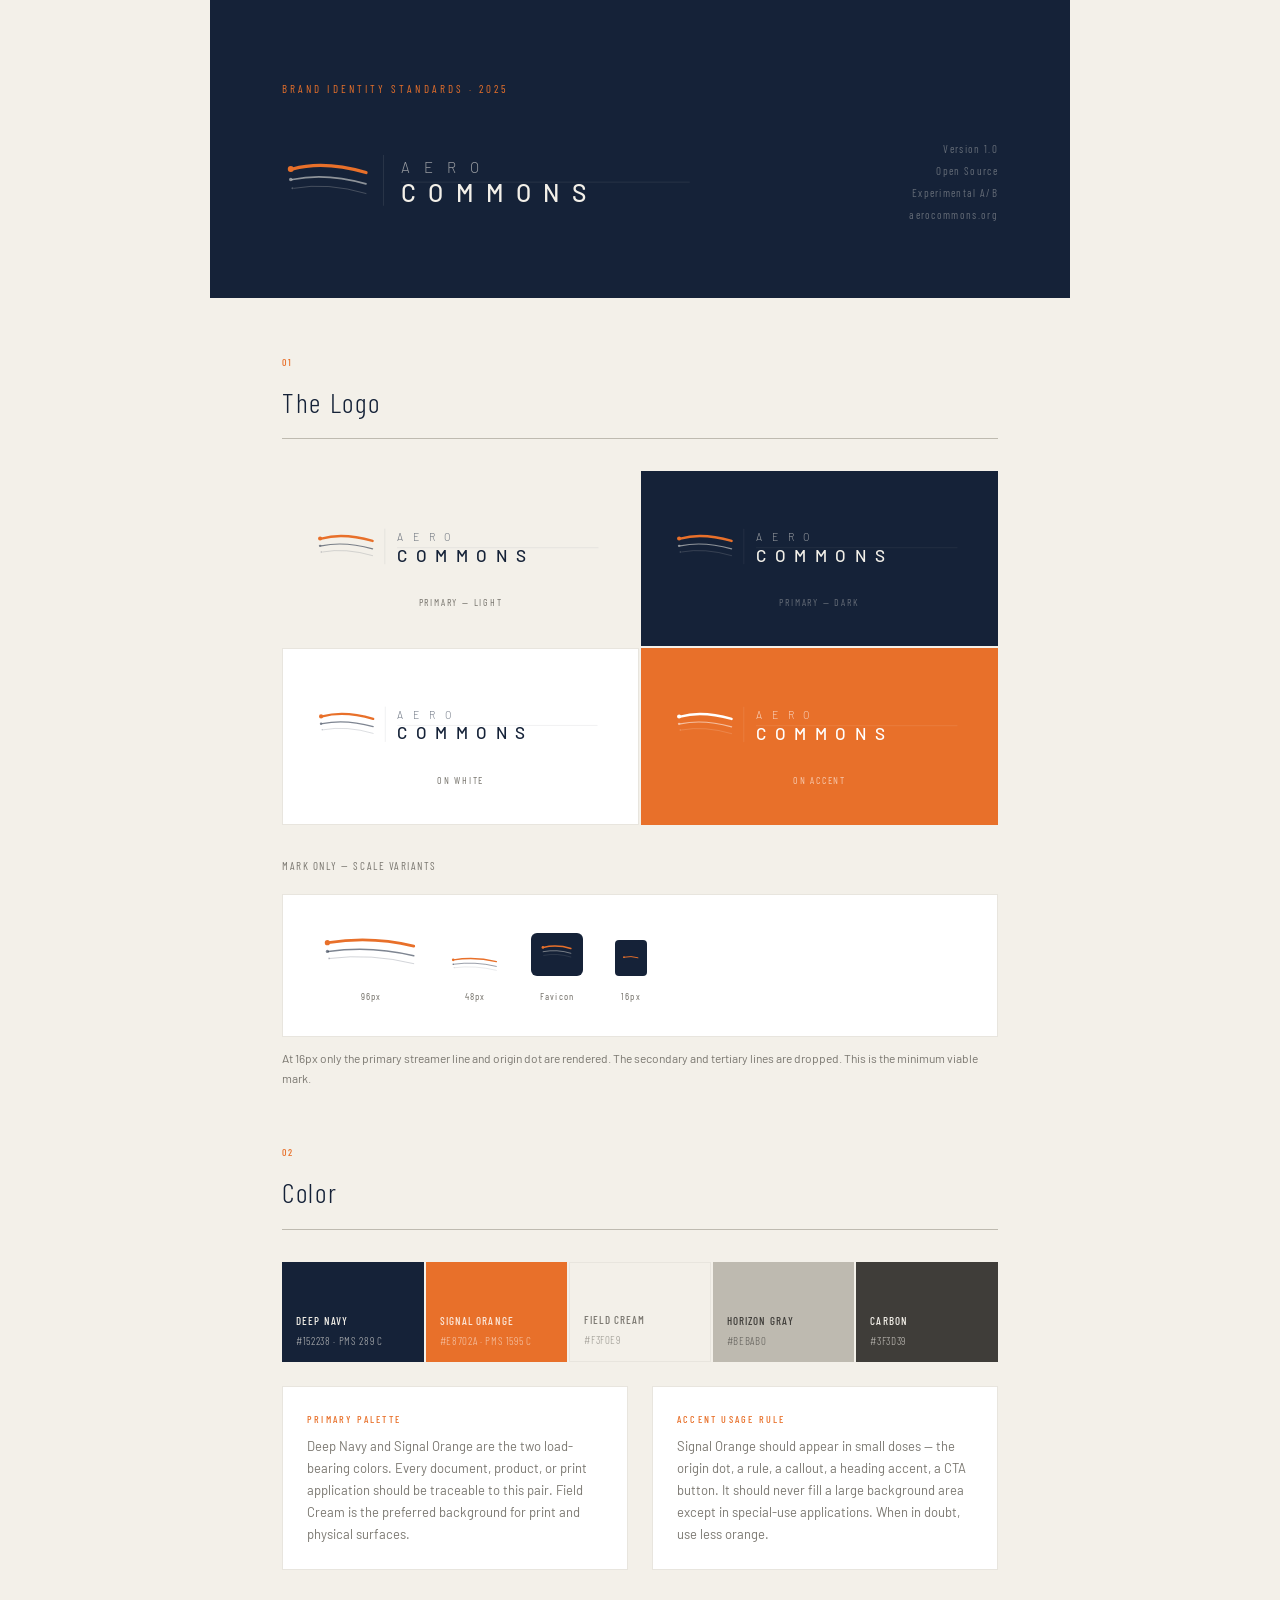
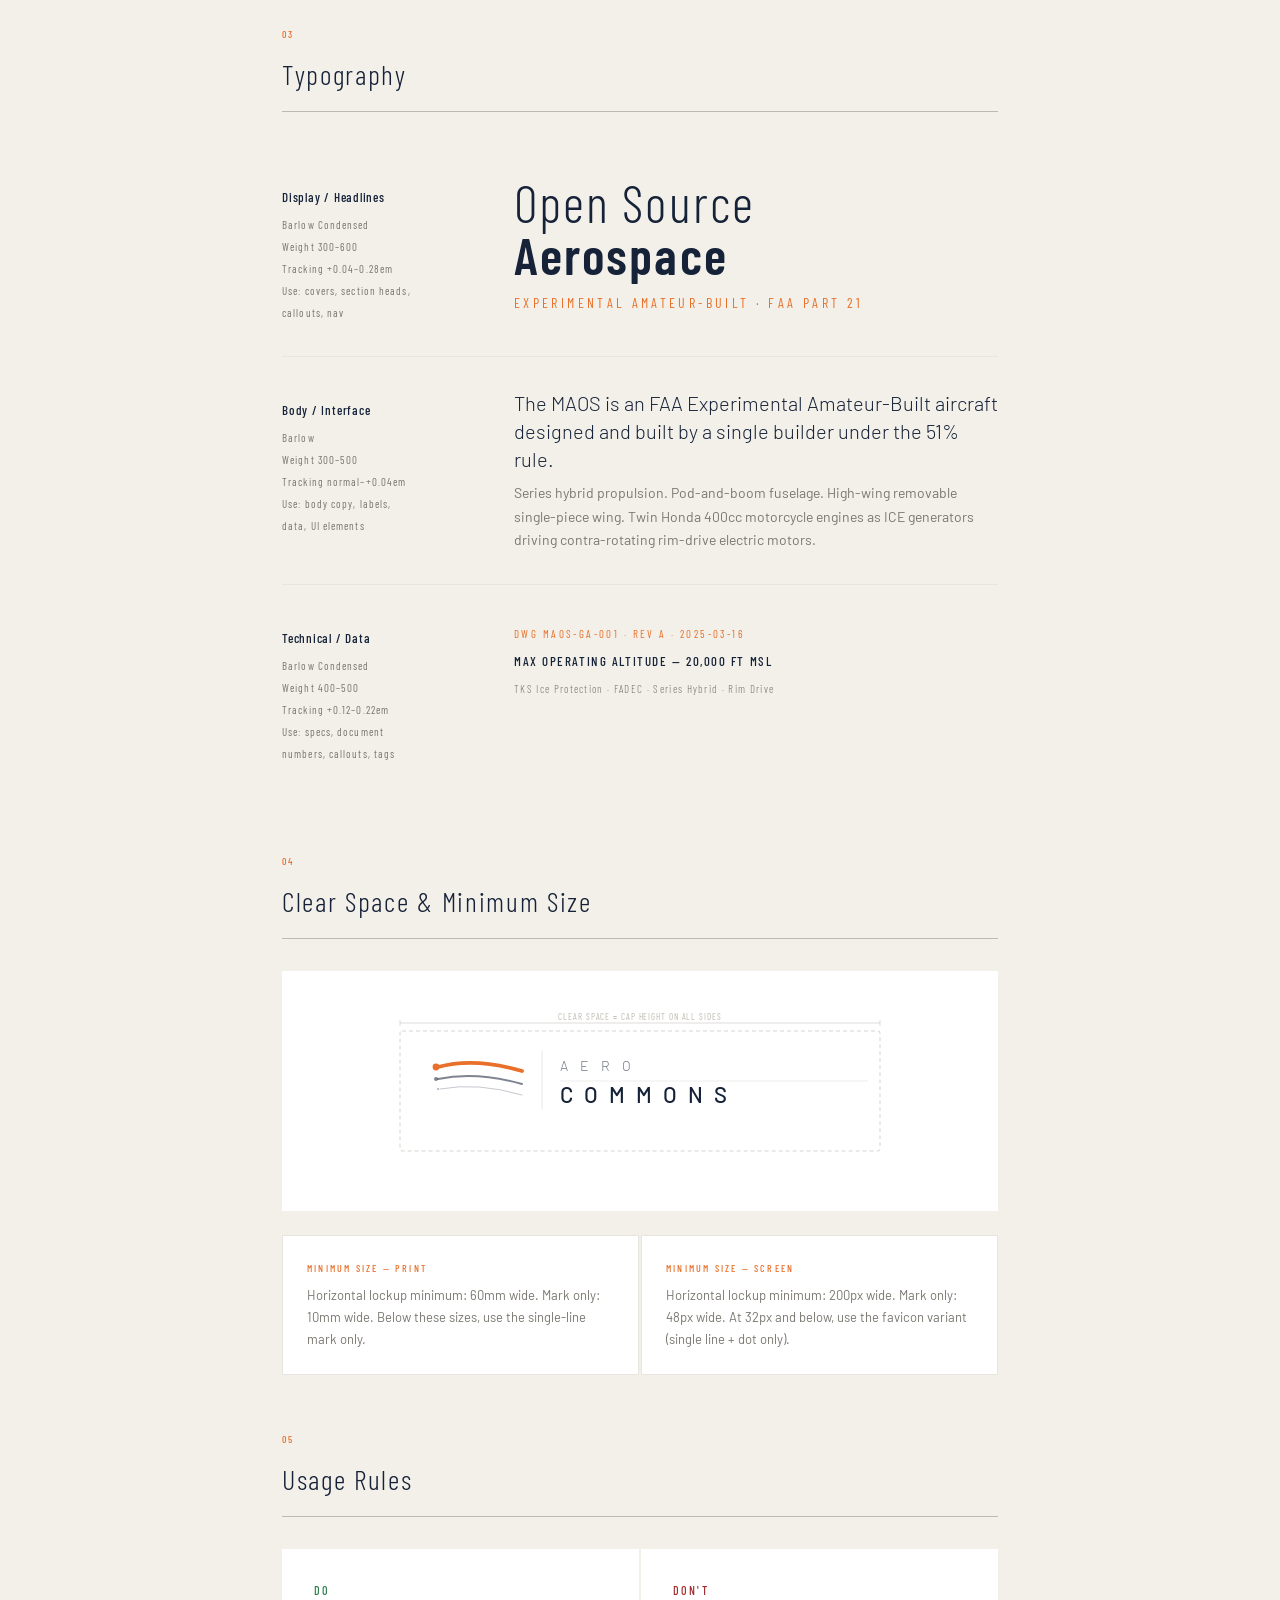
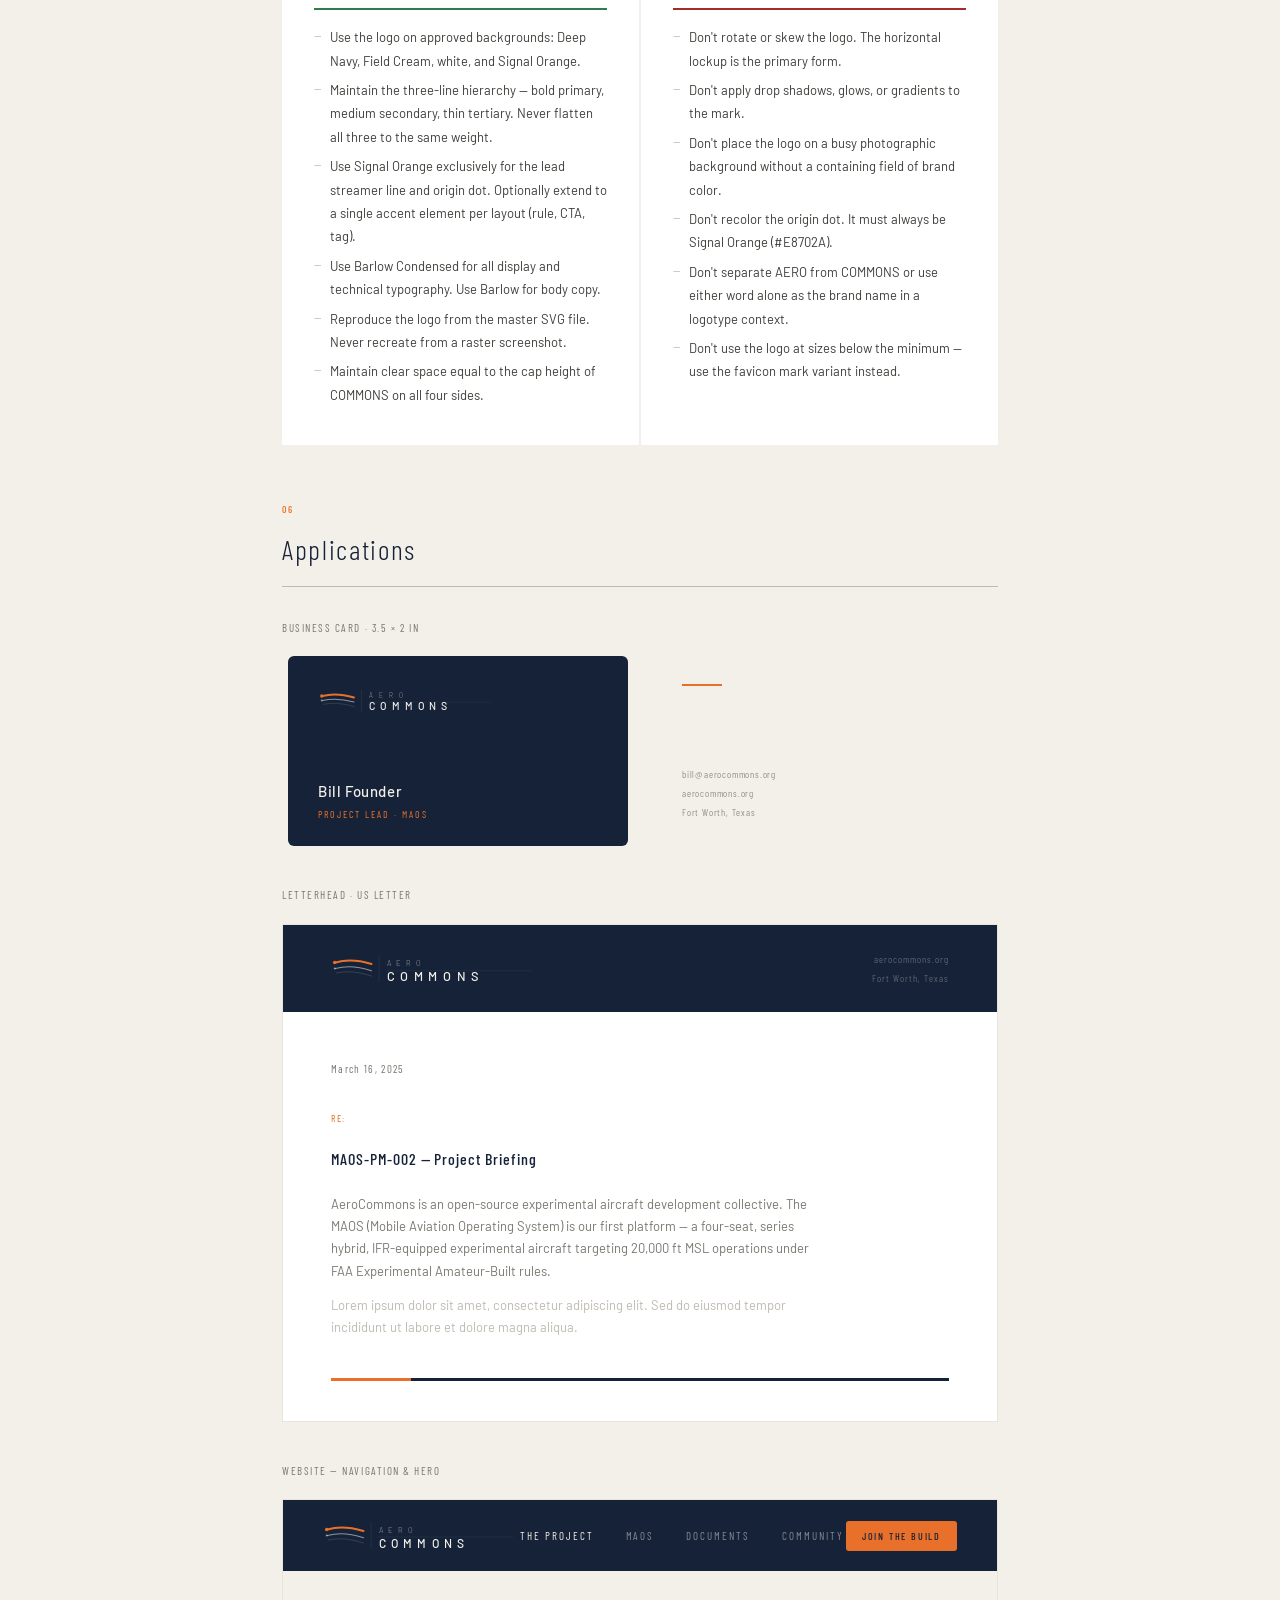
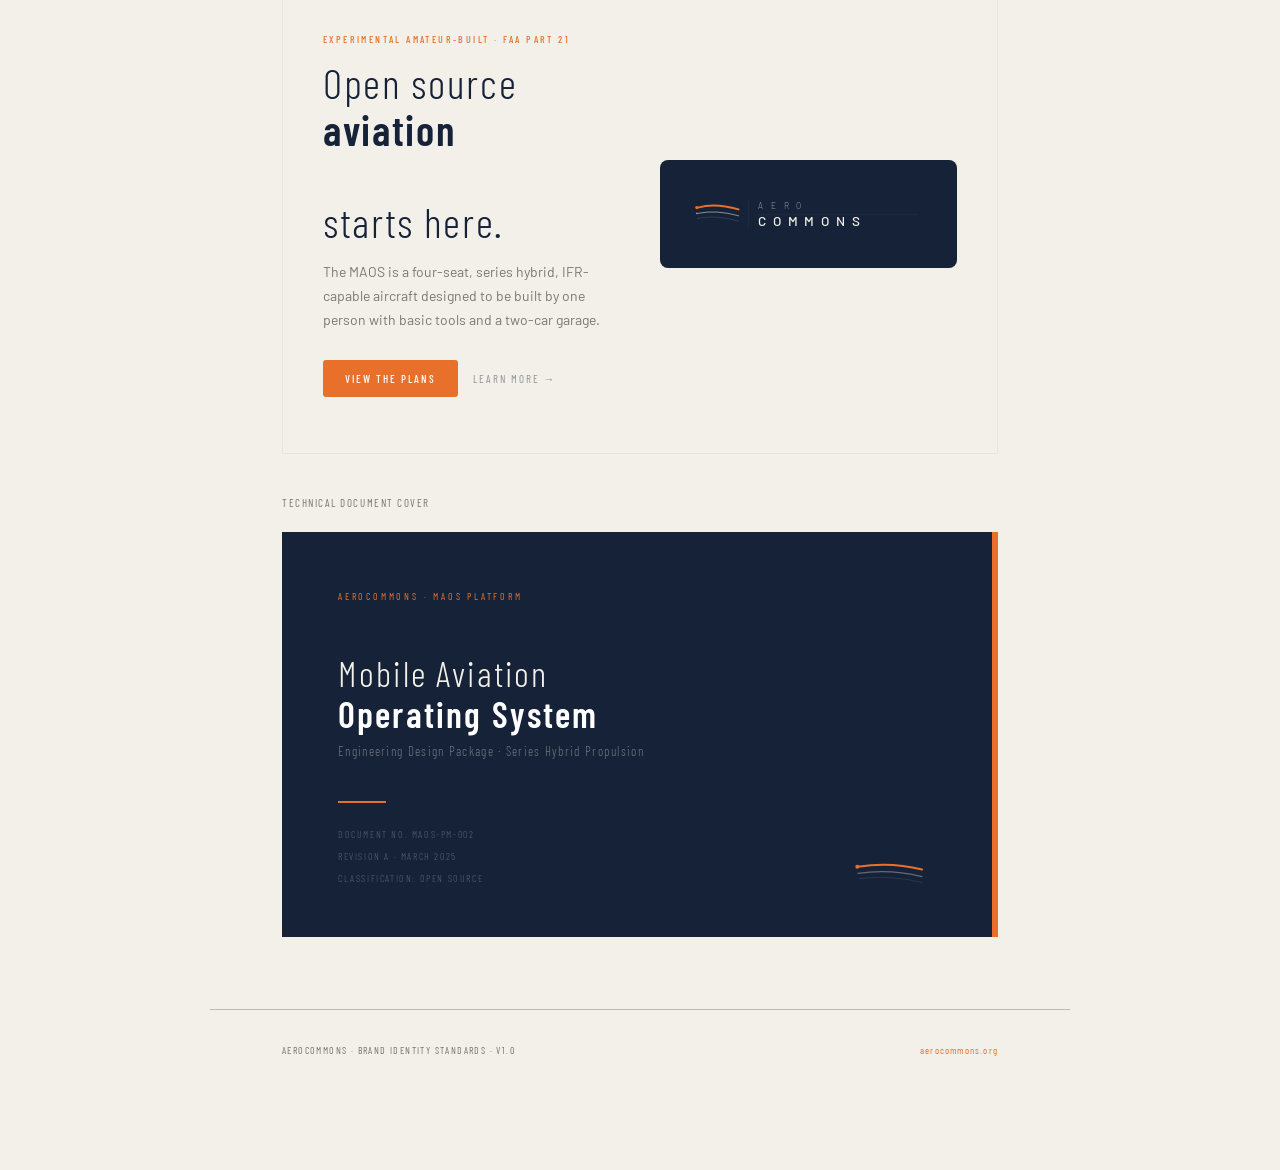
<file: Documents/aerocommons-identity.html>
<!DOCTYPE html>
<html lang="en">
<head>
<meta charset="UTF-8">
<meta name="viewport" content="width=device-width, initial-scale=1.0">
<title>AeroCommons — Brand Identity</title>
<style>
  @import url('https://fonts.googleapis.com/css2?family=Barlow:ital,wght@0,200;0,300;0,400;0,500;0,600;1,300&family=Barlow+Condensed:wght@300;400;500;600&display=swap');

  :root {
    --navy:    #152238;
    --cream:   #F3F0E9;
    --orange:  #E8702A;
    --orange-light: #F2956A;
    --orange-pale:  #FBE8DC;
    --gray-100: #E8E5DE;
    --gray-300: #BEBAB0;
    --gray-500: #7A7770;
    --gray-700: #3F3D39;
    --white:   #FFFFFF;
    --page-w:  860px;
  }

  *, *::before, *::after { box-sizing: border-box; margin: 0; padding: 0; }

  body {
    font-family: 'Barlow', sans-serif;
    background: var(--cream);
    color: var(--navy);
    font-size: 15px;
    line-height: 1.6;
  }

  /* ── PAGE LAYOUT ── */
  .page {
    width: var(--page-w);
    margin: 0 auto;
    padding: 0 0 80px;
  }

  /* ── SECTION LABELS ── */
  .section-tag {
    font-family: 'Barlow Condensed', sans-serif;
    font-size: 10px;
    font-weight: 500;
    letter-spacing: 0.22em;
    text-transform: uppercase;
    color: var(--orange);
    margin-bottom: 10px;
  }

  .section-title {
    font-family: 'Barlow Condensed', sans-serif;
    font-size: 28px;
    font-weight: 300;
    letter-spacing: 0.06em;
    color: var(--navy);
    margin-bottom: 32px;
    border-bottom: 0.5px solid var(--gray-300);
    padding-bottom: 14px;
  }

  .section {
    padding: 56px 0 0;
  }

  /* ── COVER ── */
  .cover {
    background: var(--navy);
    width: 100%;
    padding: 80px 72px 72px;
    margin-bottom: 0;
    position: relative;
    overflow: hidden;
  }

  .cover-grid {
    display: grid;
    grid-template-columns: 1fr auto;
    align-items: end;
    gap: 40px;
  }

  .cover-eyebrow {
    font-family: 'Barlow Condensed', sans-serif;
    font-size: 11px;
    font-weight: 400;
    letter-spacing: 0.28em;
    color: var(--orange);
    margin-bottom: 40px;
    text-transform: uppercase;
  }

  .cover-doc-info {
    text-align: right;
    font-family: 'Barlow Condensed', sans-serif;
    font-size: 11px;
    letter-spacing: 0.12em;
    color: rgba(243,240,233,0.35);
    line-height: 2;
  }

  /* ── LOGO LOCKUP SVG helper ── */
  .lockup-row {
    display: grid;
    grid-template-columns: 1fr 1fr;
    gap: 2px;
    margin-bottom: 2px;
  }

  .lockup-cell {
    display: flex;
    flex-direction: column;
    align-items: center;
    justify-content: center;
    padding: 48px 32px 36px;
    gap: 0;
  }

  .cell-label {
    font-family: 'Barlow Condensed', sans-serif;
    font-size: 10px;
    letter-spacing: 0.18em;
    margin-top: 20px;
    text-transform: uppercase;
  }

  .cell-light { background: var(--cream); }
  .cell-dark  { background: var(--navy); }
  .cell-white { background: var(--white); }
  .cell-orange { background: var(--orange); }
  .cell-light .cell-label, .cell-white .cell-label  { color: var(--gray-500); }
  .cell-dark .cell-label  { color: rgba(243,240,233,0.35); }
  .cell-orange .cell-label { color: rgba(255,255,255,0.6); }

  /* ── COLOR PALETTE ── */
  .swatch-row {
    display: grid;
    grid-template-columns: repeat(5, 1fr);
    gap: 2px;
    margin-bottom: 24px;
  }

  .swatch {
    height: 100px;
    display: flex;
    flex-direction: column;
    justify-content: flex-end;
    padding: 12px 14px;
  }

  .swatch-name {
    font-family: 'Barlow Condensed', sans-serif;
    font-size: 11px;
    font-weight: 500;
    letter-spacing: 0.1em;
    text-transform: uppercase;
    margin-bottom: 2px;
  }

  .swatch-hex {
    font-family: 'Barlow Condensed', sans-serif;
    font-size: 11px;
    font-weight: 300;
    letter-spacing: 0.06em;
    opacity: 0.7;
  }

  /* ── TYPOGRAPHY ── */
  .type-row {
    display: grid;
    grid-template-columns: 200px 1fr;
    gap: 32px;
    align-items: start;
    padding: 32px 0;
    border-bottom: 0.5px solid var(--gray-100);
  }

  .type-meta {
    font-family: 'Barlow Condensed', sans-serif;
    font-size: 11px;
    letter-spacing: 0.1em;
    color: var(--gray-500);
    line-height: 2;
    padding-top: 8px;
  }

  .type-meta strong {
    display: block;
    color: var(--navy);
    font-size: 13px;
    font-weight: 500;
    letter-spacing: 0.06em;
    margin-bottom: 4px;
  }

  /* ── CLEAR SPACE ── */
  .clearspace-wrap {
    display: flex;
    justify-content: center;
    padding: 40px 0;
    background: var(--white);
    margin-bottom: 24px;
  }

  /* ── DO / DON'T ── */
  .dontdo-grid {
    display: grid;
    grid-template-columns: 1fr 1fr;
    gap: 2px;
  }

  .rule-cell {
    padding: 32px;
    background: var(--white);
  }

  .rule-header {
    font-family: 'Barlow Condensed', sans-serif;
    font-size: 12px;
    font-weight: 500;
    letter-spacing: 0.18em;
    text-transform: uppercase;
    margin-bottom: 16px;
    padding-bottom: 8px;
    border-bottom: 2px solid;
  }

  .rule-header.do { color: #2E7D4F; border-color: #2E7D4F; }
  .rule-header.dont { color: #A32D2D; border-color: #A32D2D; }

  .rule-item {
    font-size: 13px;
    color: var(--gray-700);
    line-height: 1.8;
    padding-left: 16px;
    position: relative;
    margin-bottom: 6px;
  }

  .rule-item::before {
    content: '—';
    position: absolute;
    left: 0;
    color: var(--gray-300);
    font-size: 11px;
  }

  /* ── APPLICATION MOCKUPS ── */
  /* Business Card */
  .card-pair {
    display: flex;
    gap: 24px;
    margin-bottom: 40px;
    justify-content: center;
  }

  .biz-card {
    width: 340px;
    height: 190px;
    border-radius: 6px;
    overflow: hidden;
    flex-shrink: 0;
    position: relative;
  }

  .biz-card-front {
    background: var(--navy);
    width: 100%;
    height: 100%;
    padding: 28px 30px 24px;
    display: flex;
    flex-direction: column;
    justify-content: space-between;
  }

  .biz-card-back {
    background: var(--cream);
    width: 100%;
    height: 100%;
    padding: 28px 30px 24px;
    display: flex;
    flex-direction: column;
    justify-content: space-between;
  }

  .card-name {
    font-family: 'Barlow', sans-serif;
    font-size: 15px;
    font-weight: 500;
    color: var(--cream);
    letter-spacing: 0.04em;
  }

  .card-title {
    font-family: 'Barlow Condensed', sans-serif;
    font-size: 10px;
    font-weight: 400;
    color: var(--orange);
    letter-spacing: 0.2em;
    text-transform: uppercase;
    margin-top: 3px;
  }

  .card-contact {
    font-family: 'Barlow Condensed', sans-serif;
    font-size: 10px;
    font-weight: 300;
    color: rgba(243,240,233,0.45);
    letter-spacing: 0.08em;
    line-height: 1.9;
  }

  /* Letterhead */
  .letterhead-mock {
    background: var(--white);
    border: 0.5px solid var(--gray-100);
    padding: 0 0 40px;
    margin-bottom: 40px;
  }

  .lh-header {
    background: var(--navy);
    padding: 24px 48px;
    display: flex;
    justify-content: space-between;
    align-items: center;
  }

  .lh-address {
    font-family: 'Barlow Condensed', sans-serif;
    font-size: 10px;
    font-weight: 300;
    color: rgba(243,240,233,0.4);
    letter-spacing: 0.1em;
    text-align: right;
    line-height: 1.9;
  }

  .lh-body {
    padding: 48px 48px 0;
  }

  .lh-date {
    font-family: 'Barlow Condensed', sans-serif;
    font-size: 11px;
    letter-spacing: 0.12em;
    color: var(--gray-500);
    margin-bottom: 32px;
  }

  .lh-subject {
    font-family: 'Barlow Condensed', sans-serif;
    font-size: 16px;
    font-weight: 500;
    letter-spacing: 0.06em;
    color: var(--navy);
    margin-bottom: 6px;
  }

  .lh-re {
    font-family: 'Barlow Condensed', sans-serif;
    font-size: 10px;
    letter-spacing: 0.16em;
    text-transform: uppercase;
    color: var(--orange);
    margin-bottom: 20px;
  }

  .lh-text {
    font-size: 13px;
    color: var(--gray-500);
    line-height: 1.7;
    max-width: 480px;
  }

  .lh-footer-rule {
    height: 3px;
    background: var(--navy);
    margin: 40px 48px 0;
    position: relative;
  }

  .lh-footer-rule::before {
    content: '';
    position: absolute;
    top: 0;
    left: 0;
    width: 80px;
    height: 3px;
    background: var(--orange);
  }

  /* Website nav mockup */
  .nav-mock {
    background: var(--white);
    border: 0.5px solid var(--gray-100);
    overflow: hidden;
    margin-bottom: 40px;
  }

  .nav-bar {
    background: var(--navy);
    padding: 16px 40px;
    display: flex;
    justify-content: space-between;
    align-items: center;
  }

  .nav-links {
    display: flex;
    gap: 32px;
  }

  .nav-link {
    font-family: 'Barlow Condensed', sans-serif;
    font-size: 11px;
    font-weight: 400;
    letter-spacing: 0.18em;
    text-transform: uppercase;
    color: rgba(243,240,233,0.5);
  }

  .nav-link.active {
    color: var(--cream);
  }

  .nav-cta {
    font-family: 'Barlow Condensed', sans-serif;
    font-size: 10px;
    font-weight: 500;
    letter-spacing: 0.18em;
    text-transform: uppercase;
    color: var(--navy);
    background: var(--orange);
    padding: 7px 16px;
    border-radius: 3px;
  }

  .nav-hero {
    background: var(--cream);
    padding: 60px 40px 56px;
    display: grid;
    grid-template-columns: 1fr 1fr;
    gap: 40px;
    align-items: center;
  }

  .hero-eyebrow {
    font-family: 'Barlow Condensed', sans-serif;
    font-size: 10px;
    font-weight: 500;
    letter-spacing: 0.24em;
    text-transform: uppercase;
    color: var(--orange);
    margin-bottom: 12px;
  }

  .hero-h1 {
    font-family: 'Barlow Condensed', sans-serif;
    font-size: 42px;
    font-weight: 300;
    letter-spacing: 0.04em;
    color: var(--navy);
    line-height: 1.1;
    margin-bottom: 16px;
  }

  .hero-h1 strong {
    font-weight: 600;
    display: block;
  }

  .hero-sub {
    font-size: 14px;
    color: var(--gray-500);
    line-height: 1.7;
    max-width: 340px;
    margin-bottom: 28px;
  }

  .hero-btn {
    display: inline-block;
    font-family: 'Barlow Condensed', sans-serif;
    font-size: 11px;
    font-weight: 500;
    letter-spacing: 0.18em;
    text-transform: uppercase;
    background: var(--orange);
    color: var(--white);
    padding: 10px 22px;
    border-radius: 3px;
    margin-right: 12px;
  }

  .hero-btn-ghost {
    display: inline-block;
    font-family: 'Barlow Condensed', sans-serif;
    font-size: 11px;
    font-weight: 400;
    letter-spacing: 0.18em;
    text-transform: uppercase;
    color: var(--navy);
    opacity: 0.45;
    padding: 10px 0;
  }

  /* Document cover mockup */
  .doc-cover {
    background: var(--navy);
    padding: 56px 56px 48px;
    position: relative;
    overflow: hidden;
  }

  .doc-cover-stripe {
    position: absolute;
    top: 0;
    right: 0;
    width: 6px;
    height: 100%;
    background: var(--orange);
  }

  .doc-eyebrow {
    font-family: 'Barlow Condensed', sans-serif;
    font-size: 10px;
    font-weight: 400;
    letter-spacing: 0.28em;
    color: var(--orange);
    text-transform: uppercase;
    margin-bottom: 48px;
  }

  .doc-title {
    font-family: 'Barlow Condensed', sans-serif;
    font-size: 36px;
    font-weight: 300;
    letter-spacing: 0.06em;
    color: var(--cream);
    line-height: 1.15;
    margin-bottom: 6px;
  }

  .doc-title strong {
    font-weight: 600;
    color: var(--white);
  }

  .doc-subtitle {
    font-family: 'Barlow Condensed', sans-serif;
    font-size: 13px;
    font-weight: 300;
    letter-spacing: 0.1em;
    color: rgba(243,240,233,0.4);
    margin-bottom: 40px;
  }

  .doc-rule {
    width: 48px;
    height: 2px;
    background: var(--orange);
    margin-bottom: 20px;
  }

  .doc-meta {
    font-family: 'Barlow Condensed', sans-serif;
    font-size: 10px;
    font-weight: 300;
    letter-spacing: 0.16em;
    color: rgba(243,240,233,0.3);
    line-height: 2.2;
    text-transform: uppercase;
  }

  /* ── PRINT RULES ── */
  @media print {
    body { background: white; }
    .page { width: 100%; padding: 0; }
  }

</style>
</head>
<body>

<div class="page">

  <!-- ═══════════════════════════════════════════
       COVER
  ════════════════════════════════════════════ -->
  <div class="cover">
    <div class="cover-eyebrow">Brand Identity Standards · 2025</div>
    <div class="cover-grid">
      <div>
        <!-- Full logo lockup in cover -->
        <svg viewBox="0 0 480 90" width="420">
          <path d="M12,32 Q48,22 96,36" fill="none" stroke="#E8702A" stroke-width="3.8" stroke-linecap="round"/>
          <path d="M12,44 Q50,36 96,49" fill="none" stroke="#F3F0E9" stroke-width="2.0" stroke-linecap="round" opacity="0.55"/>
          <path d="M14,54 Q52,47 96,60" fill="none" stroke="#F3F0E9" stroke-width="0.9" stroke-linecap="round" opacity="0.28"/>
          <circle cx="10" cy="32" r="3.4" fill="#E8702A"/>
          <circle cx="10" cy="44" r="2.0" fill="#F3F0E9" opacity="0.55"/>
          <circle cx="12" cy="54" r="1.2" fill="#F3F0E9" opacity="0.28"/>
          <line x1="116" y1="16" x2="116" y2="74" stroke="#F3F0E9" stroke-width="0.5" opacity="0.2"/>
          <text x="136" y="36" font-family="'Barlow', sans-serif" font-size="17" font-weight="300" letter-spacing="16" fill="#F3F0E9" opacity="0.60">AERO</text>
          <line x1="136" y1="47" x2="466" y2="47" stroke="#F3F0E9" stroke-width="0.5" opacity="0.18"/>
          <text x="136" y="70" font-family="'Barlow', sans-serif" font-size="28" font-weight="500" letter-spacing="14" fill="#F3F0E9">COMMONS</text>
        </svg>
      </div>
      <div class="cover-doc-info">
        <div>Version 1.0</div>
        <div>Open Source</div>
        <div>Experimental A/B</div>
        <div>aerocommons.org</div>
      </div>
    </div>
  </div>

  <!-- ═══════════════════════════════════════════
       01 — LOGO
  ════════════════════════════════════════════ -->
  <div class="section" style="padding: 56px 72px 0;">
    <div class="section-tag">01</div>
    <div class="section-title">The Logo</div>

    <!-- Primary horizontal lockup -->
    <div class="lockup-row">
      <div class="lockup-cell cell-light">
        <svg viewBox="0 0 480 90" width="100%" style="max-width:380px">
          <path d="M12,32 Q48,22 96,36" fill="none" stroke="#E8702A" stroke-width="3.8" stroke-linecap="round"/>
          <path d="M12,44 Q50,36 96,49" fill="none" stroke="#152238" stroke-width="2.0" stroke-linecap="round" opacity="0.55"/>
          <path d="M14,54 Q52,47 96,60" fill="none" stroke="#152238" stroke-width="0.9" stroke-linecap="round" opacity="0.28"/>
          <circle cx="10" cy="32" r="3.4" fill="#E8702A"/>
          <circle cx="10" cy="44" r="2.0" fill="#152238" opacity="0.55"/>
          <circle cx="12" cy="54" r="1.2" fill="#152238" opacity="0.28"/>
          <line x1="116" y1="16" x2="116" y2="74" stroke="#152238" stroke-width="0.5" opacity="0.2"/>
          <text x="136" y="36" font-family="'Barlow', sans-serif" font-size="17" font-weight="300" letter-spacing="16" fill="#152238" opacity="0.60">AERO</text>
          <line x1="136" y1="47" x2="466" y2="47" stroke="#152238" stroke-width="0.5" opacity="0.18"/>
          <text x="136" y="70" font-family="'Barlow', sans-serif" font-size="28" font-weight="500" letter-spacing="14" fill="#152238">COMMONS</text>
        </svg>
        <div class="cell-label">Primary — light</div>
      </div>
      <div class="lockup-cell cell-dark">
        <svg viewBox="0 0 480 90" width="100%" style="max-width:380px">
          <path d="M12,32 Q48,22 96,36" fill="none" stroke="#E8702A" stroke-width="3.8" stroke-linecap="round"/>
          <path d="M12,44 Q50,36 96,49" fill="none" stroke="#F3F0E9" stroke-width="2.0" stroke-linecap="round" opacity="0.55"/>
          <path d="M14,54 Q52,47 96,60" fill="none" stroke="#F3F0E9" stroke-width="0.9" stroke-linecap="round" opacity="0.28"/>
          <circle cx="10" cy="32" r="3.4" fill="#E8702A"/>
          <circle cx="10" cy="44" r="2.0" fill="#F3F0E9" opacity="0.55"/>
          <circle cx="12" cy="54" r="1.2" fill="#F3F0E9" opacity="0.28"/>
          <line x1="116" y1="16" x2="116" y2="74" stroke="#F3F0E9" stroke-width="0.5" opacity="0.2"/>
          <text x="136" y="36" font-family="'Barlow', sans-serif" font-size="17" font-weight="300" letter-spacing="16" fill="#F3F0E9" opacity="0.60">AERO</text>
          <line x1="136" y1="47" x2="466" y2="47" stroke="#F3F0E9" stroke-width="0.5" opacity="0.18"/>
          <text x="136" y="70" font-family="'Barlow', sans-serif" font-size="28" font-weight="500" letter-spacing="14" fill="#F3F0E9">COMMONS</text>
        </svg>
        <div class="cell-label">Primary — dark</div>
      </div>
    </div>

    <!-- White and orange backgrounds -->
    <div class="lockup-row" style="margin-bottom:32px;">
      <div class="lockup-cell cell-white" style="border: 0.5px solid #E8E5DE;">
        <svg viewBox="0 0 480 90" width="100%" style="max-width:380px">
          <path d="M12,32 Q48,22 96,36" fill="none" stroke="#E8702A" stroke-width="3.8" stroke-linecap="round"/>
          <path d="M12,44 Q50,36 96,49" fill="none" stroke="#152238" stroke-width="2.0" stroke-linecap="round" opacity="0.55"/>
          <path d="M14,54 Q52,47 96,60" fill="none" stroke="#152238" stroke-width="0.9" stroke-linecap="round" opacity="0.28"/>
          <circle cx="10" cy="32" r="3.4" fill="#E8702A"/>
          <circle cx="10" cy="44" r="2.0" fill="#152238" opacity="0.55"/>
          <circle cx="12" cy="54" r="1.2" fill="#152238" opacity="0.28"/>
          <line x1="116" y1="16" x2="116" y2="74" stroke="#152238" stroke-width="0.5" opacity="0.2"/>
          <text x="136" y="36" font-family="'Barlow', sans-serif" font-size="17" font-weight="300" letter-spacing="16" fill="#152238" opacity="0.60">AERO</text>
          <line x1="136" y1="47" x2="466" y2="47" stroke="#152238" stroke-width="0.5" opacity="0.18"/>
          <text x="136" y="70" font-family="'Barlow', sans-serif" font-size="28" font-weight="500" letter-spacing="14" fill="#152238">COMMONS</text>
        </svg>
        <div class="cell-label" style="color:var(--gray-500)">On white</div>
      </div>
      <div class="lockup-cell cell-orange">
        <svg viewBox="0 0 480 90" width="100%" style="max-width:380px">
          <path d="M12,32 Q48,22 96,36" fill="none" stroke="#FFFFFF" stroke-width="3.8" stroke-linecap="round"/>
          <path d="M12,44 Q50,36 96,49" fill="none" stroke="#FFFFFF" stroke-width="2.0" stroke-linecap="round" opacity="0.55"/>
          <path d="M14,54 Q52,47 96,60" fill="none" stroke="#FFFFFF" stroke-width="0.9" stroke-linecap="round" opacity="0.28"/>
          <circle cx="10" cy="32" r="3.4" fill="#FFFFFF"/>
          <circle cx="10" cy="44" r="2.0" fill="#FFFFFF" opacity="0.55"/>
          <circle cx="12" cy="54" r="1.2" fill="#FFFFFF" opacity="0.28"/>
          <line x1="116" y1="16" x2="116" y2="74" stroke="#FFFFFF" stroke-width="0.5" opacity="0.3"/>
          <text x="136" y="36" font-family="'Barlow', sans-serif" font-size="17" font-weight="300" letter-spacing="16" fill="#FFFFFF" opacity="0.70">AERO</text>
          <line x1="136" y1="47" x2="466" y2="47" stroke="#FFFFFF" stroke-width="0.5" opacity="0.3"/>
          <text x="136" y="70" font-family="'Barlow', sans-serif" font-size="28" font-weight="500" letter-spacing="14" fill="#FFFFFF">COMMONS</text>
        </svg>
        <div class="cell-label">On accent</div>
      </div>
    </div>

    <!-- Mark only + sizes -->
    <p style="font-family:'Barlow Condensed',sans-serif;font-size:11px;letter-spacing:0.14em;text-transform:uppercase;color:var(--gray-500);margin-bottom:20px;">Mark only — scale variants</p>
    <div style="display:flex;gap:32px;align-items:flex-end;padding:32px 40px;background:var(--white);border:0.5px solid var(--gray-100);margin-bottom:8px;flex-wrap:wrap;">

      <!-- 96px mark -->
      <div style="display:flex;flex-direction:column;align-items:center;gap:12px;">
        <svg viewBox="0 0 110 56" width="96">
          <path d="M6,18 Q55,10 104,22" fill="none" stroke="#E8702A" stroke-width="3.2" stroke-linecap="round"/>
          <path d="M6,28 Q55,21 104,33" fill="none" stroke="#152238" stroke-width="1.8" stroke-linecap="round" opacity="0.55"/>
          <path d="M8,36 Q55,30 104,42" fill="none" stroke="#152238" stroke-width="0.8" stroke-linecap="round" opacity="0.28"/>
          <circle cx="5" cy="18" r="3.0" fill="#E8702A"/>
          <circle cx="5" cy="28" r="1.8" fill="#152238" opacity="0.55"/>
          <circle cx="7" cy="36" r="1.0" fill="#152238" opacity="0.28"/>
        </svg>
        <span style="font-family:'Barlow Condensed',sans-serif;font-size:10px;letter-spacing:0.12em;color:var(--gray-500)">96px</span>
      </div>

      <!-- 48px mark -->
      <div style="display:flex;flex-direction:column;align-items:center;gap:12px;">
        <svg viewBox="0 0 110 56" width="48">
          <path d="M6,18 Q55,10 104,22" fill="none" stroke="#E8702A" stroke-width="3.2" stroke-linecap="round"/>
          <path d="M6,28 Q55,21 104,33" fill="none" stroke="#152238" stroke-width="1.8" stroke-linecap="round" opacity="0.55"/>
          <path d="M8,36 Q55,30 104,42" fill="none" stroke="#152238" stroke-width="0.8" stroke-linecap="round" opacity="0.28"/>
          <circle cx="5" cy="18" r="3.0" fill="#E8702A"/>
          <circle cx="5" cy="28" r="1.8" fill="#152238" opacity="0.55"/>
          <circle cx="7" cy="36" r="1.0" fill="#152238" opacity="0.28"/>
        </svg>
        <span style="font-family:'Barlow Condensed',sans-serif;font-size:10px;letter-spacing:0.12em;color:var(--gray-500)">48px</span>
      </div>

      <!-- 32px favicon -->
      <div style="display:flex;flex-direction:column;align-items:center;gap:12px;">
        <div style="background:var(--navy);padding:8px 10px;border-radius:6px;">
          <svg viewBox="0 0 60 40" width="32">
            <path d="M4,12 Q30,6 56,14" fill="none" stroke="#E8702A" stroke-width="2.8" stroke-linecap="round"/>
            <path d="M4,20 Q30,15 56,23" fill="none" stroke="#F3F0E9" stroke-width="1.5" stroke-linecap="round" opacity="0.55"/>
            <path d="M5,27 Q30,22 56,30" fill="none" stroke="#F3F0E9" stroke-width="0.7" stroke-linecap="round" opacity="0.28"/>
            <circle cx="3.5" cy="12" r="2.4" fill="#E8702A"/>
          </svg>
        </div>
        <span style="font-family:'Barlow Condensed',sans-serif;font-size:10px;letter-spacing:0.12em;color:var(--gray-500)">Favicon</span>
      </div>

      <!-- 16px favicon -->
      <div style="display:flex;flex-direction:column;align-items:center;gap:12px;">
        <div style="background:var(--navy);padding:6px 8px;border-radius:4px;">
          <svg viewBox="0 0 60 40" width="16">
            <path d="M4,12 Q30,6 56,14" fill="none" stroke="#E8702A" stroke-width="3.6" stroke-linecap="round"/>
            <circle cx="3.5" cy="12" r="3.2" fill="#E8702A"/>
          </svg>
        </div>
        <span style="font-family:'Barlow Condensed',sans-serif;font-size:10px;letter-spacing:0.12em;color:var(--gray-500)">16px</span>
      </div>

    </div>
    <p style="font-size:12px;color:var(--gray-500);margin-top:12px;line-height:1.6;">At 16px only the primary streamer line and origin dot are rendered. The secondary and tertiary lines are dropped. This is the minimum viable mark.</p>
  </div>


  <!-- ═══════════════════════════════════════════
       02 — COLOR
  ════════════════════════════════════════════ -->
  <div class="section" style="padding: 56px 72px 0;">
    <div class="section-tag">02</div>
    <div class="section-title">Color</div>

    <div class="swatch-row">
      <div class="swatch" style="background:#152238;">
        <div class="swatch-name" style="color:#F3F0E9;">Deep Navy</div>
        <div class="swatch-hex" style="color:#F3F0E9;">#152238 · PMS 289 C</div>
      </div>
      <div class="swatch" style="background:#E8702A;">
        <div class="swatch-name" style="color:#FBE8DC;">Signal Orange</div>
        <div class="swatch-hex" style="color:#FBE8DC;">#E8702A · PMS 1595 C</div>
      </div>
      <div class="swatch" style="background:#F3F0E9;border:0.5px solid #E8E5DE;">
        <div class="swatch-name" style="color:#7A7770;">Field Cream</div>
        <div class="swatch-hex" style="color:#7A7770;">#F3F0E9</div>
      </div>
      <div class="swatch" style="background:#BEBAB0;">
        <div class="swatch-name" style="color:#3F3D39;">Horizon Gray</div>
        <div class="swatch-hex" style="color:#3F3D39;">#BEBAB0</div>
      </div>
      <div class="swatch" style="background:#3F3D39;">
        <div class="swatch-name" style="color:#F3F0E9;">Carbon</div>
        <div class="swatch-hex" style="color:#F3F0E9;">#3F3D39</div>
      </div>
    </div>

    <div style="display:grid;grid-template-columns:1fr 1fr;gap:24px;margin-top:8px;">
      <div style="padding:24px;background:var(--white);border:0.5px solid var(--gray-100);">
        <p class="section-tag" style="margin-bottom:8px;">Primary palette</p>
        <p style="font-size:13px;color:var(--gray-500);line-height:1.7;">Deep Navy and Signal Orange are the two load-bearing colors. Every document, product, or print application should be traceable to this pair. Field Cream is the preferred background for print and physical surfaces.</p>
      </div>
      <div style="padding:24px;background:var(--white);border:0.5px solid var(--gray-100);">
        <p class="section-tag" style="margin-bottom:8px;">Accent usage rule</p>
        <p style="font-size:13px;color:var(--gray-500);line-height:1.7;">Signal Orange should appear in small doses — the origin dot, a rule, a callout, a heading accent, a CTA button. It should never fill a large background area except in special-use applications. When in doubt, use less orange.</p>
      </div>
    </div>
  </div>


  <!-- ═══════════════════════════════════════════
       03 — TYPOGRAPHY
  ════════════════════════════════════════════ -->
  <div class="section" style="padding: 56px 72px 0;">
    <div class="section-tag">03</div>
    <div class="section-title">Typography</div>

    <div class="type-row">
      <div class="type-meta">
        <strong>Display / Headlines</strong>
        Barlow Condensed<br>
        Weight 300–600<br>
        Tracking +0.04–0.28em<br>
        Use: covers, section heads,<br>callouts, nav
      </div>
      <div>
        <div style="font-family:'Barlow Condensed',sans-serif;font-size:52px;font-weight:300;letter-spacing:0.04em;color:var(--navy);line-height:1;">Open Source</div>
        <div style="font-family:'Barlow Condensed',sans-serif;font-size:52px;font-weight:600;letter-spacing:0.04em;color:var(--navy);line-height:1;">Aerospace</div>
        <div style="font-family:'Barlow Condensed',sans-serif;font-size:14px;font-weight:400;letter-spacing:0.24em;color:var(--orange);text-transform:uppercase;margin-top:12px;">Experimental Amateur-Built · FAA Part 21</div>
      </div>
    </div>

    <div class="type-row">
      <div class="type-meta">
        <strong>Body / Interface</strong>
        Barlow<br>
        Weight 300–500<br>
        Tracking normal–+0.04em<br>
        Use: body copy, labels,<br>data, UI elements
      </div>
      <div>
        <div style="font-family:'Barlow',sans-serif;font-size:20px;font-weight:300;color:var(--navy);line-height:1.4;margin-bottom:8px;">The MAOS is an FAA Experimental Amateur-Built aircraft designed and built by a single builder under the 51% rule.</div>
        <div style="font-family:'Barlow',sans-serif;font-size:14px;font-weight:400;color:var(--gray-500);line-height:1.7;">Series hybrid propulsion. Pod-and-boom fuselage. High-wing removable single-piece wing. Twin Honda 400cc motorcycle engines as ICE generators driving contra-rotating rim-drive electric motors.</div>
      </div>
    </div>

    <div class="type-row" style="border-bottom:none;">
      <div class="type-meta">
        <strong>Technical / Data</strong>
        Barlow Condensed<br>
        Weight 400–500<br>
        Tracking +0.12–0.22em<br>
        Use: specs, document<br>numbers, callouts, tags
      </div>
      <div style="display:flex;flex-direction:column;gap:8px;padding-top:8px;">
        <div style="font-family:'Barlow Condensed',sans-serif;font-size:11px;font-weight:400;letter-spacing:0.22em;color:var(--orange);text-transform:uppercase;">DWG MAOS-GA-001 · Rev A · 2025-03-16</div>
        <div style="font-family:'Barlow Condensed',sans-serif;font-size:13px;font-weight:500;letter-spacing:0.12em;color:var(--navy);">MAX OPERATING ALTITUDE — 20,000 FT MSL</div>
        <div style="font-family:'Barlow Condensed',sans-serif;font-size:11px;font-weight:300;letter-spacing:0.12em;color:var(--gray-500);">TKS Ice Protection · FADEC · Series Hybrid · Rim Drive</div>
      </div>
    </div>

  </div>


  <!-- ═══════════════════════════════════════════
       04 — CLEAR SPACE & MINIMUM SIZE
  ════════════════════════════════════════════ -->
  <div class="section" style="padding: 56px 72px 0;">
    <div class="section-tag">04</div>
    <div class="section-title">Clear Space &amp; Minimum Size</div>

    <div class="clearspace-wrap">
      <svg viewBox="0 0 560 160" width="100%" style="max-width:560px;">
        <!-- Clear space box (dashed) -->
        <rect x="40" y="20" width="480" height="120" rx="2"
          fill="none" stroke="#BEBAB0" stroke-width="0.6" stroke-dasharray="4 3"/>

        <!-- The actual logo -->
        <path d="M78,56 Q114,46 162,60" fill="none" stroke="#E8702A" stroke-width="3.8" stroke-linecap="round"/>
        <path d="M78,68 Q116,60 162,73" fill="none" stroke="#152238" stroke-width="2.0" stroke-linecap="round" opacity="0.55"/>
        <path d="M80,78 Q118,71 162,84" fill="none" stroke="#152238" stroke-width="0.9" stroke-linecap="round" opacity="0.28"/>
        <circle cx="76" cy="56" r="3.4" fill="#E8702A"/>
        <circle cx="76" cy="68" r="2.0" fill="#152238" opacity="0.55"/>
        <circle cx="78" cy="78" r="1.2" fill="#152238" opacity="0.28"/>
        <line x1="182" y1="40" x2="182" y2="98" stroke="#152238" stroke-width="0.5" opacity="0.2"/>
        <text x="200" y="60" font-family="'Barlow', sans-serif" font-size="14" font-weight="300" letter-spacing="12" fill="#152238" opacity="0.60">AERO</text>
        <line x1="200" y1="70" x2="508" y2="70" stroke="#152238" stroke-width="0.4" opacity="0.18"/>
        <text x="200" y="92" font-family="'Barlow', sans-serif" font-size="22" font-weight="500" letter-spacing="11" fill="#152238">COMMONS</text>

        <!-- Dimension arrows - top -->
        <line x1="40" y1="12" x2="520" y2="12" stroke="#BEBAB0" stroke-width="0.5"/>
        <line x1="40" y1="9" x2="40" y2="15" stroke="#BEBAB0" stroke-width="0.5"/>
        <line x1="520" y1="9" x2="520" y2="15" stroke="#BEBAB0" stroke-width="0.5"/>
        <text x="280" y="9" text-anchor="middle" font-family="'Barlow Condensed',sans-serif" font-size="9" letter-spacing="0.1em" fill="#BEBAB0">CLEAR SPACE = CAP HEIGHT ON ALL SIDES</text>

      </svg>
    </div>

    <div style="display:grid;grid-template-columns:1fr 1fr;gap:2px;margin-top:0;">
      <div style="padding:24px;background:var(--white);border:0.5px solid var(--gray-100);">
        <p class="section-tag" style="margin-bottom:8px;">Minimum size — print</p>
        <p style="font-size:13px;color:var(--gray-500);line-height:1.7;">Horizontal lockup minimum: 60mm wide. Mark only: 10mm wide. Below these sizes, use the single-line mark only.</p>
      </div>
      <div style="padding:24px;background:var(--white);border:0.5px solid var(--gray-100);">
        <p class="section-tag" style="margin-bottom:8px;">Minimum size — screen</p>
        <p style="font-size:13px;color:var(--gray-500);line-height:1.7;">Horizontal lockup minimum: 200px wide. Mark only: 48px wide. At 32px and below, use the favicon variant (single line + dot only).</p>
      </div>
    </div>
  </div>


  <!-- ═══════════════════════════════════════════
       05 — USAGE RULES
  ════════════════════════════════════════════ -->
  <div class="section" style="padding: 56px 72px 0;">
    <div class="section-tag">05</div>
    <div class="section-title">Usage Rules</div>

    <div class="dontdo-grid">
      <div class="rule-cell">
        <div class="rule-header do">Do</div>
        <div class="rule-item">Use the logo on approved backgrounds: Deep Navy, Field Cream, white, and Signal Orange.</div>
        <div class="rule-item">Maintain the three-line hierarchy — bold primary, medium secondary, thin tertiary. Never flatten all three to the same weight.</div>
        <div class="rule-item">Use Signal Orange exclusively for the lead streamer line and origin dot. Optionally extend to a single accent element per layout (rule, CTA, tag).</div>
        <div class="rule-item">Use Barlow Condensed for all display and technical typography. Use Barlow for body copy.</div>
        <div class="rule-item">Reproduce the logo from the master SVG file. Never recreate from a raster screenshot.</div>
        <div class="rule-item">Maintain clear space equal to the cap height of COMMONS on all four sides.</div>
      </div>
      <div class="rule-cell">
        <div class="rule-header dont">Don't</div>
        <div class="rule-item">Don't rotate or skew the logo. The horizontal lockup is the primary form.</div>
        <div class="rule-item">Don't apply drop shadows, glows, or gradients to the mark.</div>
        <div class="rule-item">Don't place the logo on a busy photographic background without a containing field of brand color.</div>
        <div class="rule-item">Don't recolor the origin dot. It must always be Signal Orange (#E8702A).</div>
        <div class="rule-item">Don't separate AERO from COMMONS or use either word alone as the brand name in a logotype context.</div>
        <div class="rule-item">Don't use the logo at sizes below the minimum — use the favicon mark variant instead.</div>
      </div>
    </div>
  </div>


  <!-- ═══════════════════════════════════════════
       06 — APPLICATIONS
  ════════════════════════════════════════════ -->
  <div class="section" style="padding: 56px 72px 0;">
    <div class="section-tag">06</div>
    <div class="section-title">Applications</div>

    <!-- Business Cards -->
    <p style="font-family:'Barlow Condensed',sans-serif;font-size:11px;letter-spacing:0.14em;text-transform:uppercase;color:var(--gray-500);margin-bottom:20px;">Business card · 3.5 × 2 in</p>
    <div class="card-pair">
      <!-- Front -->
      <div class="biz-card">
        <div class="biz-card-front">
          <svg viewBox="0 0 240 46" width="180">
            <path d="M6,16 Q24,11 48,18" fill="none" stroke="#E8702A" stroke-width="2.6" stroke-linecap="round"/>
            <path d="M6,22 Q25,18 48,24" fill="none" stroke="#F3F0E9" stroke-width="1.4" stroke-linecap="round" opacity="0.55"/>
            <path d="M7,27 Q25,23 48,30" fill="none" stroke="#F3F0E9" stroke-width="0.6" stroke-linecap="round" opacity="0.28"/>
            <circle cx="5" cy="16" r="2.2" fill="#E8702A"/>
            <circle cx="5" cy="22" r="1.3" fill="#F3F0E9" opacity="0.55"/>
            <line x1="58" y1="8" x2="58" y2="38" stroke="#F3F0E9" stroke-width="0.4" opacity="0.2"/>
            <text x="68" y="18" font-family="'Barlow', sans-serif" font-size="8.5" font-weight="300" letter-spacing="8" fill="#F3F0E9" opacity="0.60">AERO</text>
            <line x1="68" y1="24" x2="230" y2="24" stroke="#F3F0E9" stroke-width="0.3" opacity="0.18"/>
            <text x="68" y="35" font-family="'Barlow', sans-serif" font-size="14" font-weight="500" letter-spacing="6.5" fill="#F3F0E9">COMMONS</text>
          </svg>
          <div>
            <div class="card-name">Bill Founder</div>
            <div class="card-title">Project Lead · MAOS</div>
          </div>
        </div>
      </div>
      <!-- Back -->
      <div class="biz-card">
        <div class="biz-card-back">
          <div style="width:40px;height:2px;background:var(--orange);"></div>
          <div>
            <div class="card-contact" style="color:var(--gray-500);">
              bill@aerocommons.org<br>
              aerocommons.org<br>
              Fort Worth, Texas
            </div>
          </div>
        </div>
      </div>
    </div>

    <!-- Letterhead -->
    <p style="font-family:'Barlow Condensed',sans-serif;font-size:11px;letter-spacing:0.14em;text-transform:uppercase;color:var(--gray-500);margin-bottom:20px;">Letterhead · US Letter</p>
    <div class="letterhead-mock">
      <div class="lh-header">
        <svg viewBox="0 0 280 52" width="210">
          <path d="M6,18 Q27,12 54,20" fill="none" stroke="#E8702A" stroke-width="2.8" stroke-linecap="round"/>
          <path d="M6,26 Q27,20 54,29" fill="none" stroke="#F3F0E9" stroke-width="1.5" stroke-linecap="round" opacity="0.55"/>
          <path d="M7,32 Q28,27 54,36" fill="none" stroke="#F3F0E9" stroke-width="0.7" stroke-linecap="round" opacity="0.28"/>
          <circle cx="5" cy="18" r="2.4" fill="#E8702A"/>
          <circle cx="5" cy="26" r="1.4" fill="#F3F0E9" opacity="0.55"/>
          <line x1="64" y1="8" x2="64" y2="44" stroke="#F3F0E9" stroke-width="0.4" opacity="0.2"/>
          <text x="74" y="22" font-family="'Barlow', sans-serif" font-size="10" font-weight="300" letter-spacing="7" fill="#F3F0E9" opacity="0.60">AERO</text>
          <line x1="74" y1="29" x2="268" y2="29" stroke="#F3F0E9" stroke-width="0.4" opacity="0.18"/>
          <text x="74" y="42" font-family="'Barlow', sans-serif" font-size="17" font-weight="500" letter-spacing="7.5" fill="#F3F0E9">COMMONS</text>
        </svg>
        <div class="lh-address">
          aerocommons.org<br>
          Fort Worth, Texas
        </div>
      </div>
      <div class="lh-body">
        <div class="lh-date">March 16, 2025</div>
        <div class="lh-re">Re:</div>
        <div class="lh-subject">MAOS-PM-002 — Project Briefing</div>
        <div style="height:16px;"></div>
        <div class="lh-text">AeroCommons is an open-source experimental aircraft development collective. The MAOS (Mobile Aviation Operating System) is our first platform — a four-seat, series hybrid, IFR-equipped experimental aircraft targeting 20,000 ft MSL operations under FAA Experimental Amateur-Built rules.</div>
        <div style="height:12px;"></div>
        <div class="lh-text" style="color:var(--gray-300);">Lorem ipsum dolor sit amet, consectetur adipiscing elit. Sed do eiusmod tempor incididunt ut labore et dolore magna aliqua.</div>
      </div>
      <div class="lh-footer-rule"></div>
    </div>

    <!-- Website nav -->
    <p style="font-family:'Barlow Condensed',sans-serif;font-size:11px;letter-spacing:0.14em;text-transform:uppercase;color:var(--gray-500);margin-bottom:20px;">Website — navigation &amp; hero</p>
    <div class="nav-mock">
      <div class="nav-bar">
        <svg viewBox="0 0 260 52" width="195">
          <path d="M6,18 Q26,12 54,20" fill="none" stroke="#E8702A" stroke-width="2.8" stroke-linecap="round"/>
          <path d="M6,26 Q27,20 54,29" fill="none" stroke="#F3F0E9" stroke-width="1.5" stroke-linecap="round" opacity="0.55"/>
          <path d="M7,32 Q28,27 54,36" fill="none" stroke="#F3F0E9" stroke-width="0.7" stroke-linecap="round" opacity="0.28"/>
          <circle cx="5" cy="18" r="2.4" fill="#E8702A"/>
          <circle cx="5" cy="26" r="1.4" fill="#F3F0E9" opacity="0.55"/>
          <line x1="64" y1="8" x2="64" y2="44" stroke="#F3F0E9" stroke-width="0.4" opacity="0.2"/>
          <text x="74" y="22" font-family="'Barlow', sans-serif" font-size="10" font-weight="300" letter-spacing="7" fill="#F3F0E9" opacity="0.60">AERO</text>
          <line x1="74" y1="28" x2="254" y2="28" stroke="#F3F0E9" stroke-width="0.4" opacity="0.18"/>
          <text x="74" y="42" font-family="'Barlow', sans-serif" font-size="16" font-weight="500" letter-spacing="7" fill="#F3F0E9">COMMONS</text>
        </svg>
        <div class="nav-links">
          <span class="nav-link active">The Project</span>
          <span class="nav-link">MAOS</span>
          <span class="nav-link">Documents</span>
          <span class="nav-link">Community</span>
        </div>
        <div class="nav-cta">Join the Build</div>
      </div>
      <div class="nav-hero">
        <div>
          <div class="hero-eyebrow">Experimental Amateur-Built · FAA Part 21</div>
          <div class="hero-h1">Open source<br><strong>aviation</strong><br>starts here.</div>
          <div class="hero-sub">The MAOS is a four-seat, series hybrid, IFR-capable aircraft designed to be built by one person with basic tools and a two-car garage.</div>
          <span class="hero-btn">View the Plans</span>
          <span class="hero-btn-ghost">Learn More →</span>
        </div>
        <div style="background:var(--navy);border-radius:8px;padding:32px;display:flex;align-items:center;justify-content:center;">
          <svg viewBox="0 0 480 90" width="100%">
            <path d="M12,32 Q48,22 96,36" fill="none" stroke="#E8702A" stroke-width="3.8" stroke-linecap="round"/>
            <path d="M12,44 Q50,36 96,49" fill="none" stroke="#F3F0E9" stroke-width="2.0" stroke-linecap="round" opacity="0.55"/>
            <path d="M14,54 Q52,47 96,60" fill="none" stroke="#F3F0E9" stroke-width="0.9" stroke-linecap="round" opacity="0.28"/>
            <circle cx="10" cy="32" r="3.4" fill="#E8702A"/>
            <circle cx="10" cy="44" r="2.0" fill="#F3F0E9" opacity="0.55"/>
            <circle cx="12" cy="54" r="1.2" fill="#F3F0E9" opacity="0.28"/>
            <line x1="116" y1="16" x2="116" y2="74" stroke="#F3F0E9" stroke-width="0.5" opacity="0.2"/>
            <text x="136" y="36" font-family="'Barlow', sans-serif" font-size="17" font-weight="300" letter-spacing="16" fill="#F3F0E9" opacity="0.60">AERO</text>
            <line x1="136" y1="47" x2="466" y2="47" stroke="#F3F0E9" stroke-width="0.5" opacity="0.18"/>
            <text x="136" y="70" font-family="'Barlow', sans-serif" font-size="28" font-weight="500" letter-spacing="14" fill="#F3F0E9">COMMONS</text>
          </svg>
        </div>
      </div>
    </div>

    <!-- Document cover -->
    <p style="font-family:'Barlow Condensed',sans-serif;font-size:11px;letter-spacing:0.14em;text-transform:uppercase;color:var(--gray-500);margin-bottom:20px;">Technical document cover</p>
    <div class="doc-cover">
      <div class="doc-cover-stripe"></div>
      <div class="doc-eyebrow">AeroCommons · MAOS Platform</div>
      <div class="doc-title">Mobile Aviation<br><strong>Operating System</strong></div>
      <div class="doc-subtitle">Engineering Design Package · Series Hybrid Propulsion</div>
      <div class="doc-rule"></div>
      <div class="doc-meta">
        Document No. MAOS-PM-002<br>
        Revision A · March 2025<br>
        Classification: Open Source
      </div>
      <div style="position:absolute;bottom:40px;right:72px;">
        <svg viewBox="0 0 110 56" width="72">
          <path d="M6,18 Q55,10 104,22" fill="none" stroke="#E8702A" stroke-width="3.2" stroke-linecap="round"/>
          <path d="M6,28 Q55,21 104,33" fill="none" stroke="#F3F0E9" stroke-width="1.8" stroke-linecap="round" opacity="0.35"/>
          <path d="M8,36 Q55,30 104,42" fill="none" stroke="#F3F0E9" stroke-width="0.8" stroke-linecap="round" opacity="0.18"/>
          <circle cx="5" cy="18" r="3.0" fill="#E8702A"/>
        </svg>
      </div>
    </div>

  </div>

  <!-- ═══════════════════════════════════════════
       FOOTER
  ════════════════════════════════════════════ -->
  <div style="margin-top:72px;padding:32px 72px;border-top:0.5px solid var(--gray-300);display:flex;justify-content:space-between;align-items:center;">
    <div style="font-family:'Barlow Condensed',sans-serif;font-size:10px;letter-spacing:0.14em;color:var(--gray-500);">AEROCOMMONS · BRAND IDENTITY STANDARDS · V1.0</div>
    <div style="font-family:'Barlow Condensed',sans-serif;font-size:10px;letter-spacing:0.12em;color:var(--orange);">aerocommons.org</div>
  </div>

</div><!-- /page -->
</body>
</html>
</file>
